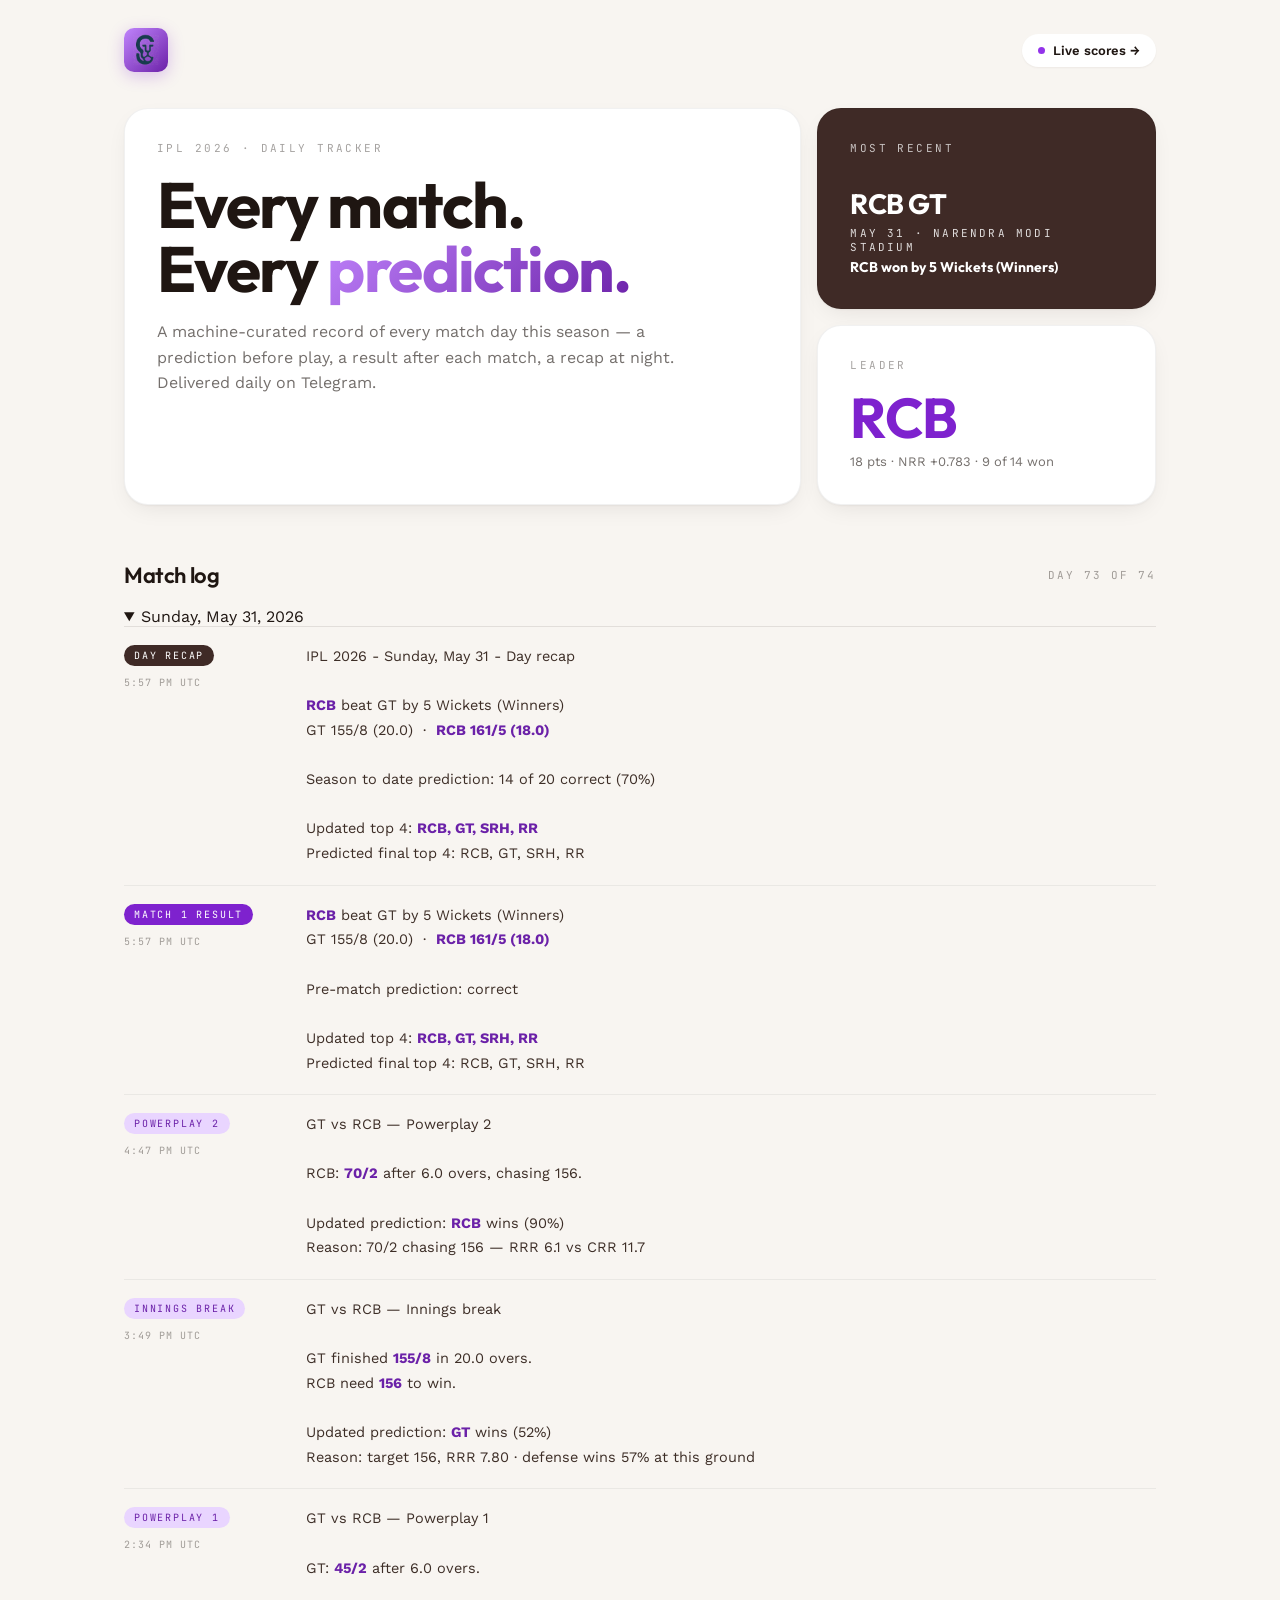
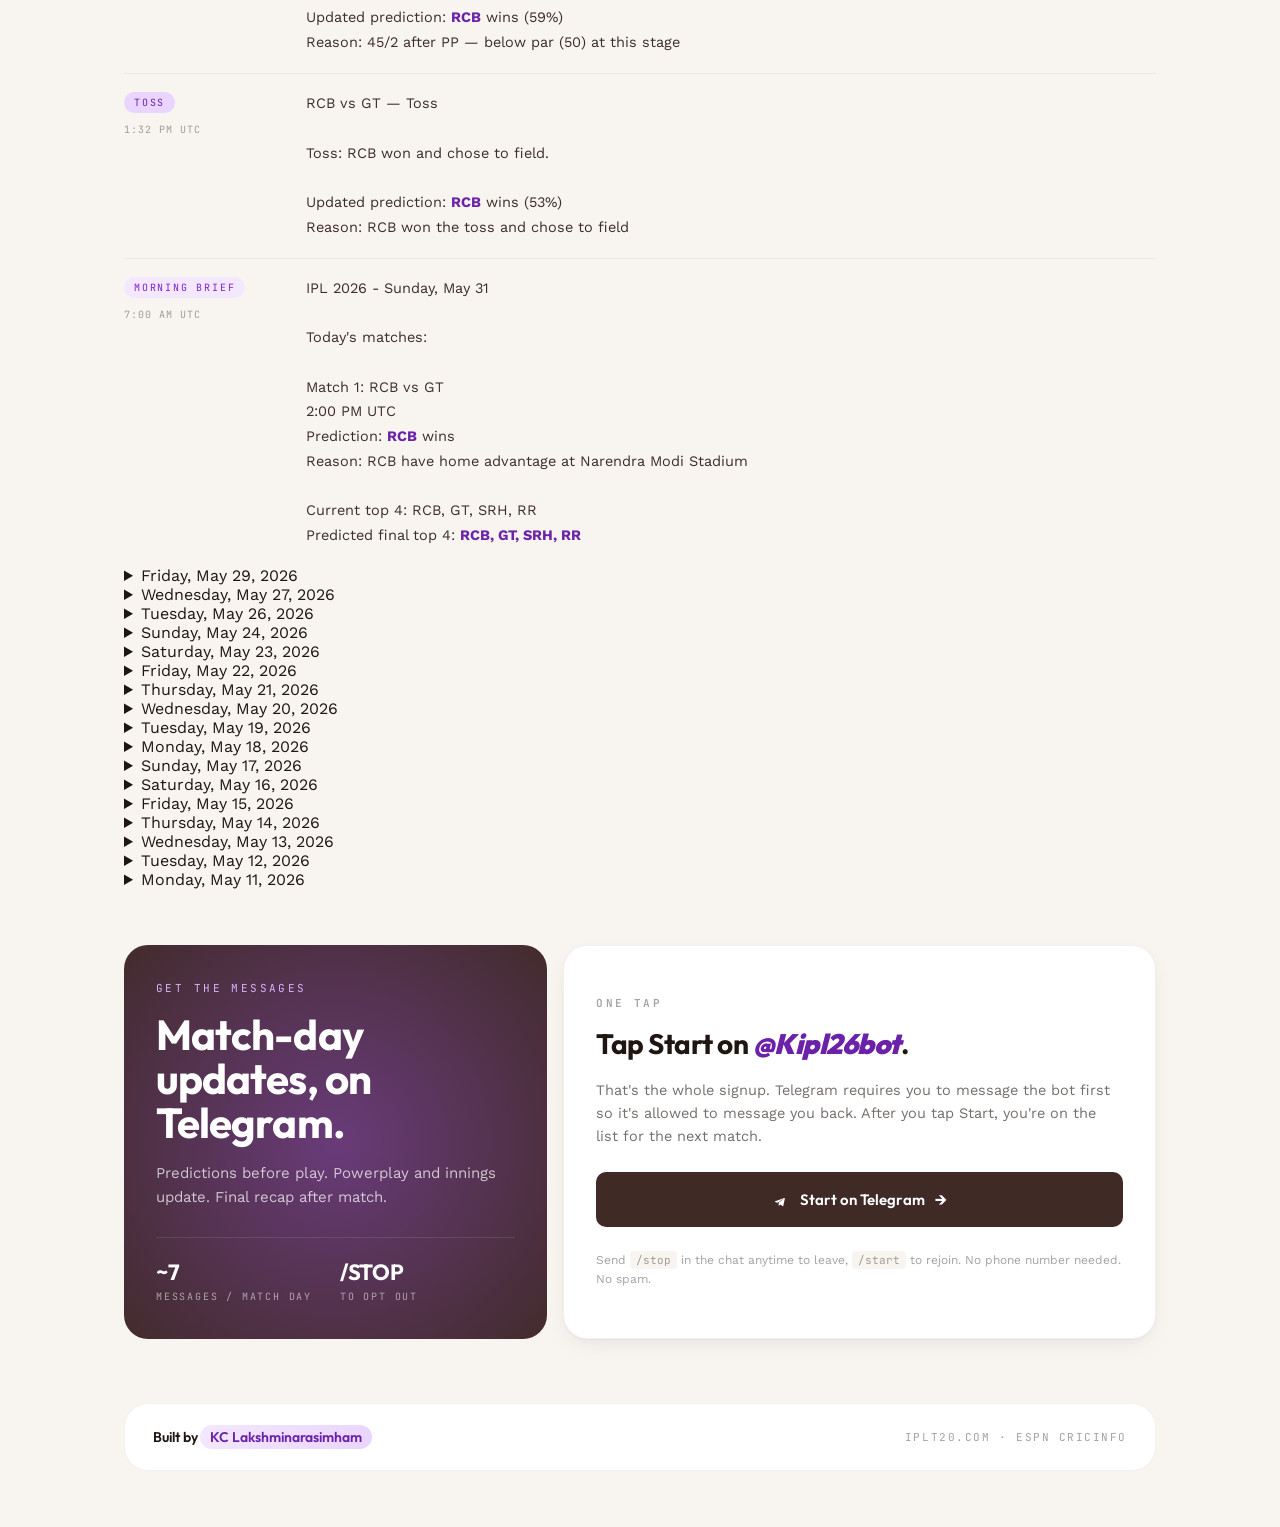
<file: docs/index.html>
<!DOCTYPE html>

<html lang="en">
<head>
<meta charset="utf-8"/>
<title>IPL 2026 — Daily tracker · KC Lakshminarasimham</title>
<meta content="width=device-width, initial-scale=1" name="viewport"/>
<meta content="#F8F5F1" name="theme-color"/>
<meta content="A machine-curated IPL 2026 tracker — predictions in the morning, results after each match, a recap at night. Texted daily." name="description"/>
<meta content="IPL 2026 · Daily tracker" property="og:title"/>
<meta content="Predictions in the morning, results after each match, a recap at night. Texted daily." property="og:description"/>
<link href="https://fonts.googleapis.com" rel="preconnect"/>
<link crossorigin="" href="https://fonts.gstatic.com" rel="preconnect"/>
<link href="https://fonts.googleapis.com/css2?family=Outfit:wght@300;400;500;600;700;800&amp;family=Work+Sans:wght@400;500;600&amp;family=JetBrains+Mono:wght@400;500&amp;display=swap" rel="stylesheet"/>
<style>
    :root {
      --bg:           #F8F5F1;
      --card:         #FFFFFF;
      --card-2:       #FAF8F5;
      --brown:        #3F2A26;
      --brown-2:      #5A3E37;
      --brown-soft:   rgba(63,42,38,0.08);
      --brown-hair:   rgba(63,42,38,0.14);
      --ink:          #1F1612;
      --ink-2:        #3D2E27;
      --ink-soft:     rgba(31,22,18,0.62);
      --ink-faint:    rgba(31,22,18,0.40);
      --hair:         rgba(31,22,18,0.10);
      --hair-soft:    rgba(31,22,18,0.06);
      --p-50:  #FAF5FF;  --p-100: #F3E8FF;  --p-200: #E9D5FF;
      --p-300: #D8B4FE;  --p-400: #C084FC;  --p-500: #A855F7;
      --p-600: #9333EA;  --p-700: #7E22CE;  --p-800: #6B21A8;  --p-900: #581C87;
      --radius-lg: 24px;  --radius-md: 16px;  --radius-sm: 10px;
      --shadow-sm: 0 1px 2px rgba(31,22,18,0.05);
      --shadow-md: 0 1px 2px rgba(31,22,18,0.04), 0 8px 24px -8px rgba(31,22,18,0.10);
    }
    *, *::before, *::after { box-sizing: border-box; margin: 0; padding: 0; }
    html { -webkit-font-smoothing: antialiased; }
    body { background: var(--bg); color: var(--ink); font-family: 'Work Sans', system-ui, sans-serif; font-weight: 400; min-height: 100vh; }
    a { color: inherit; text-decoration: none; }

    .wrap { max-width: 1080px; margin: 0 auto; padding: 0 24px; }

    nav.bar { display: flex; align-items: center; justify-content: space-between; padding: 28px 0; }
    nav .mark {
      display: inline-flex; align-items: center; justify-content: center;
      width: 44px; height: 44px;
      background: linear-gradient(135deg, var(--p-400), var(--p-800));
      border-radius: 10px;
      padding: 6px;
      box-shadow: 0 4px 16px rgba(126,34,206,0.25);
      transition: transform 0.15s, box-shadow 0.15s;
    }
    nav .mark:hover { transform: translateY(-1px); box-shadow: 0 6px 20px rgba(126,34,206,0.35); }
    nav .mark img { width: 100%; height: 100%; object-fit: contain; display: block; }
    nav .live { font-family: 'Work Sans', sans-serif; font-weight: 600; font-size: 13px; color: var(--ink); padding: 9px 16px; background: var(--card); border-radius: 100px; box-shadow: var(--shadow-sm); transition: all 0.15s; display: inline-flex; align-items: center; gap: 8px; }
    nav .live .dot { width: 7px; height: 7px; border-radius: 50%; background: var(--p-600); animation: pulse 1.6s ease-in-out infinite; }
    @keyframes pulse { 0%,100% { box-shadow: 0 0 0 0 rgba(147,51,234,0.6); } 50% { box-shadow: 0 0 0 6px rgba(147,51,234,0); } }
    nav .live:hover { background: var(--brown); color: var(--card); }
    nav .live:hover .dot { background: var(--p-400); }

    .hero-grid { display: grid; grid-template-columns: 2fr 1fr; grid-template-rows: auto auto; gap: 16px; margin-top: 8px; }
    .h-card { background: var(--card); border-radius: var(--radius-lg); padding: 32px; box-shadow: var(--shadow-md); border: 1px solid var(--hair-soft); }
    .h-card.dark { background: var(--brown); color: var(--card); }
    .h-card .kicker { font-family: 'JetBrains Mono', monospace; font-size: 11px; letter-spacing: 0.22em; text-transform: uppercase; color: var(--ink-faint); margin-bottom: 18px; }
    .h-card.dark .kicker { color: rgba(255,255,255,0.72); }
    .h-card h1 { font-family: 'Outfit', sans-serif; font-weight: 700; font-size: clamp(40px, 5.5vw, 64px); line-height: 1.0; letter-spacing: -0.025em; }
    .h-card h1 .grad { background: linear-gradient(135deg, var(--p-400), var(--p-800)); -webkit-background-clip: text; background-clip: text; -webkit-text-fill-color: transparent; }
    .h-card .lead { margin-top: 18px; color: var(--ink-soft); font-size: 16px; line-height: 1.6; max-width: 52ch; }

    .score { display: grid; grid-template-rows: auto 1fr auto; gap: 8px; height: 100%; }
    .score .team-line { font-family: 'Outfit', sans-serif; font-weight: 700; font-size: 28px; letter-spacing: -0.02em; line-height: 1.05; margin-top: 8px; }
    .score .team-line .vs { color: rgba(255,255,255,0.55); margin: 0 6px; font-weight: 400; }
    .score .result { font-family: 'JetBrains Mono', monospace; font-size: 11px; letter-spacing: 0.20em; text-transform: uppercase; color: rgba(255,255,255,0.84); margin-top: auto; }
    .score .result .win { font-family: 'Outfit', sans-serif; font-weight: 700; font-size: 14px; letter-spacing: 0; text-transform: none; display: block; margin-top: 4px; color: var(--card); }

    .stat .v { font-family: 'Outfit', sans-serif; font-weight: 700; font-size: 56px; letter-spacing: -0.03em; line-height: 1; margin: 10px 0 6px; color: var(--p-700); }
    .stat .desc { font-size: 13px; color: var(--ink-soft); line-height: 1.5; }

    .section-head { margin: 56px 0 18px; display: flex; align-items: center; justify-content: space-between; }
    .section-head h2 { font-family: 'Outfit', sans-serif; font-weight: 600; font-size: 22px; letter-spacing: -0.018em; }
    .section-head .count { font-family: 'JetBrains Mono', monospace; font-size: 11px; letter-spacing: 0.18em; text-transform: uppercase; color: var(--ink-faint); }

    main#days { display: block; }

    details.day { background: var(--card); border-radius: var(--radius-lg); border: 1px solid var(--hair-soft); box-shadow: var(--shadow-sm); margin-bottom: 14px; overflow: hidden; transition: box-shadow 0.2s; }
    details.day:hover { box-shadow: var(--shadow-md); }
    details.day > summary { list-style: none; cursor: pointer; padding: 22px 28px; display: grid; grid-template-columns: 1fr auto; gap: 16px; align-items: center; }
    details.day > summary::-webkit-details-marker { display: none; }
    .day-head { font-family: 'Outfit', sans-serif; font-weight: 600; font-size: 19px; letter-spacing: -0.015em; line-height: 1.2; }
    .day-sub { font-family: 'JetBrains Mono', monospace; font-size: 10px; letter-spacing: 0.20em; text-transform: uppercase; color: var(--ink-faint); margin-top: 6px; }
    details.day > summary .toggle { width: 32px; height: 32px; background: var(--bg); border-radius: 50%; display: inline-flex; align-items: center; justify-content: center; color: var(--ink-soft); font-family: 'JetBrains Mono', monospace; font-size: 16px; transition: transform 0.25s, background 0.15s, color 0.15s; }
    details.day[open] > summary .toggle { transform: rotate(45deg); background: var(--p-700); color: var(--card); }

    .day-body { padding: 0 28px 24px; }
    article { padding: 18px 0; border-top: 1px solid var(--hair-soft); display: grid; grid-template-columns: 160px 1fr; gap: 22px; align-items: start; }
    article:first-of-type { border-top: 1px solid var(--hair); }
    article .meta { display: flex; flex-direction: column; gap: 8px; }
    article .meta .tag { display: inline-block; align-self: flex-start; font-family: 'JetBrains Mono', monospace; font-size: 10px; letter-spacing: 0.18em; text-transform: uppercase; padding: 4px 10px; border-radius: 100px; }
    article .meta .tag.morning { color: var(--p-700); background: var(--p-100); }
    article .meta .tag.phase   { color: var(--p-800); background: var(--p-200); }
    article .meta .tag.result  { color: var(--card);  background: var(--p-700); }
    article .meta .tag.recap   { color: var(--card);  background: var(--brown); }
    article .meta .when { font-family: 'JetBrains Mono', monospace; font-size: 10px; letter-spacing: 0.10em; text-transform: uppercase; color: var(--ink-faint); line-height: 1.7; }
    article .meta .when span { display: block; }
    article .body { font-family: 'Work Sans', sans-serif; font-size: 14.5px; line-height: 1.7; color: var(--ink-2); white-space: pre-wrap; }
    article .body strong { font-weight: 700; color: var(--p-800); }

    .signup-grid { margin-top: 56px; display: grid; grid-template-columns: 5fr 7fr; gap: 16px; }
    .signup-pitch { background: var(--brown); color: var(--card); border-radius: var(--radius-lg); padding: 36px 32px; position: relative; overflow: hidden; }
    .signup-pitch::before { content: ''; position: absolute; bottom: -50%; right: -30%; width: 160%; height: 200%; background: radial-gradient(circle, rgba(168,85,247,0.40) 0%, transparent 60%); pointer-events: none; }
    .signup-pitch-inner { position: relative; }
    .signup-pitch .kicker { font-family: 'JetBrains Mono', monospace; font-size: 11px; letter-spacing: 0.22em; text-transform: uppercase; color: var(--p-300); margin-bottom: 18px; }
    .signup-pitch h2 { font-family: 'Outfit', sans-serif; font-weight: 700; font-size: clamp(28px, 4vw, 42px); line-height: 1.05; letter-spacing: -0.022em; }
    .signup-pitch p { margin-top: 16px; color: rgba(255,255,255,0.72); font-size: 15px; line-height: 1.6; }
    .signup-pitch .stats { margin-top: 28px; display: flex; gap: 28px; flex-wrap: wrap; padding-top: 20px; border-top: 1px solid rgba(255,255,255,0.10); }
    .signup-pitch .stats div { font-family: 'JetBrains Mono', monospace; font-size: 10px; letter-spacing: 0.18em; text-transform: uppercase; color: rgba(255,255,255,0.55); }
    .signup-pitch .stats strong { display: block; font-family: 'Outfit', sans-serif; font-weight: 700; font-size: 22px; letter-spacing: -0.012em; color: var(--card); margin-bottom: 4px; }

    .signup-cta-box { background: var(--card); border-radius: var(--radius-lg); padding: 40px 32px; box-shadow: var(--shadow-md); border: 1px solid var(--hair-soft); display: flex; flex-direction: column; justify-content: center; gap: 18px; }
    .signup-cta-box .cta-eyebrow { font-family: 'JetBrains Mono', monospace; font-size: 11px; font-weight: 600; letter-spacing: 0.22em; text-transform: uppercase; color: var(--ink-faint); }
    .signup-cta-box .cta-headline { font-family: 'Outfit', sans-serif; font-weight: 700; font-size: clamp(22px, 2.6vw, 28px); letter-spacing: -0.018em; line-height: 1.15; color: var(--ink); }
    .signup-cta-box .cta-headline em { font-style: italic; font-weight: 900; color: var(--p-800); }
    .signup-cta-box .cta-sub { color: var(--ink-soft); font-size: 14.5px; line-height: 1.6; }
    a.tg-cta { margin-top: 6px; font-family: 'Outfit', sans-serif; font-weight: 600; font-size: 15px; background: var(--brown); color: var(--card); padding: 16px 24px; border-radius: var(--radius-sm); cursor: pointer; display: inline-flex; align-items: center; justify-content: center; gap: 10px; transition: all 0.15s; text-decoration: none; }
    a.tg-cta::before { content: ''; width: 18px; height: 18px; background: currentColor; -webkit-mask: url("data:image/svg+xml;utf8,<svg xmlns='http://www.w3.org/2000/svg' viewBox='0 0 24 24'><path d='M9.04 15.32 8.86 19.6c.31 0 .45-.13.61-.29l1.47-1.4 3.05 2.23c.56.31.95.15 1.11-.51l2.01-9.42c.18-.83-.3-1.15-.86-.94L4.39 13.69c-.81.31-.79.76-.14.96l3.06.96 7.1-4.47c.33-.21.64-.09.39.13'/></svg>") center/contain no-repeat; mask: url("data:image/svg+xml;utf8,<svg xmlns='http://www.w3.org/2000/svg' viewBox='0 0 24 24'><path d='M9.04 15.32 8.86 19.6c.31 0 .45-.13.61-.29l1.47-1.4 3.05 2.23c.56.31.95.15 1.11-.51l2.01-9.42c.18-.83-.3-1.15-.86-.94L4.39 13.69c-.81.31-.79.76-.14.96l3.06.96 7.1-4.47c.33-.21.64-.09.39.13'/></svg>") center/contain no-repeat; }
    a.tg-cta::after { content: '→'; font-size: 18px; transition: transform 0.2s; }
    a.tg-cta:hover { background: var(--p-700); }
    a.tg-cta:hover::after { transform: translateX(4px); }

    .fine { margin-top: 6px; font-size: 12px; color: var(--ink-faint); line-height: 1.55; }
    .fine code { background: var(--bg); padding: 2px 6px; border-radius: 4px; font-family: 'JetBrains Mono', monospace; font-size: 11px; }
    .fine a { color: var(--brown); text-decoration: underline; text-underline-offset: 2px; }
    .fine a:hover { color: var(--p-700); }
    .fine a code { background: var(--p-100); color: var(--brown); }

    footer.foot { margin: 64px 0 56px; padding: 24px 28px; background: var(--card); border-radius: var(--radius-lg); border: 1px solid var(--hair-soft); display: flex; align-items: center; justify-content: space-between; flex-wrap: wrap; gap: 14px; }
    footer .made { font-family: 'Outfit', sans-serif; font-weight: 600; font-size: 14px; letter-spacing: -0.005em; }
    footer .made a { background: linear-gradient(120deg, var(--p-100), var(--p-200)); color: var(--p-800); padding: 3px 10px; border-radius: 100px; font-weight: 600; }
    footer .links { font-family: 'JetBrains Mono', monospace; font-size: 11px; letter-spacing: 0.14em; text-transform: uppercase; color: var(--ink-faint); }

    @media (max-width: 800px) {
      .hero-grid { grid-template-columns: 1fr; }
      .signup-grid { grid-template-columns: 1fr; }
      article { grid-template-columns: 1fr; gap: 10px; }
    }
    @media (max-width: 540px) {
      .wrap { padding: 0 18px; }
      .h-card { padding: 24px; }
      .h-card h1 { font-size: 40px; }
      details.day > summary { padding: 18px 20px; }
      .day-body { padding: 0 20px 20px; }
      .signup-pitch, .signup-cta-box { padding: 28px 24px; }
    }
  </style>
</head>
<body>
<div class="wrap">
<nav class="bar">
<a aria-label="KC Lakshminarasimham" class="mark" href="https://github.com/kcln" rel="noopener" target="_blank">
<img alt="Simham lion mark" height="44" src="assets/lion-transparent.png" width="44"/>
</a>
<a class="live" href="https://www.espncricinfo.com/series/indian-premier-league-2026-1510719" rel="noopener" target="_blank"><span class="dot"></span> Live scores →</a>
</nav>
<section class="hero-grid">
<div class="h-card" style="grid-row: span 2;">
<div class="kicker">IPL 2026 · Daily tracker</div>
<h1>Every match.<br/>Every <span class="grad">prediction.</span></h1>
<p class="lead">A machine-curated record of every match day this season — a prediction before play, a result after each match, a recap at night. Delivered daily on Telegram.</p>
</div>
<div class="h-card dark">
<div class="score">
<div class="kicker">Most recent</div>
<div class="team-line" id="hero-match">RCB  GT</div>
<div class="result">
<span id="hero-meta">May 31 · Narendra Modi Stadium</span>
<span class="win" id="hero-win">RCB won by 5 Wickets (Winners)</span>
</div>
</div>
</div>
<div class="h-card stat">
<div class="kicker">Leader</div>
<div class="v" id="hero-leader">RCB</div>
<div class="desc" id="hero-leader-desc">18 pts · NRR +0.783 · 9 of 14 won</div>
</div>
</section>
<div class="section-head">
<h2>Match log</h2>
<span class="count" id="match-count">Day 73 of 74</span>
</div>
<main id="days"><details data-day="2026-05-31" open=""><summary>Sunday, May 31, 2026</summary><article data-generated="2026-05-31T10:57:34.806233-07:00" data-type="end_of_day" id="msg-2026-05-31-end_of_day"><div class="meta"><span class="tag recap">Day recap</span><span class="when"><span>11:27pm IST</span><span>1:57pm ET</span><span>12:57pm CT</span><span>10:57am PT</span></span></div><div class="body">IPL 2026 - Sunday, May 31 - Day recap

<strong>RCB</strong> beat GT by 5 Wickets (Winners)
GT 155/8 (20.0)  ·  <strong>RCB 161/5 (18.0)</strong>

Season to date prediction: 14 of 20 correct (70%)

Updated top 4: <strong>RCB, GT, SRH, RR</strong>
Predicted final top 4: RCB, GT, SRH, RR</div></article><article data-generated="2026-05-31T10:57:34.637327-07:00" data-type="post_match_1" id="msg-2026-05-31-post_match_1"><div class="meta"><span class="tag result">Match 1 result</span><span class="when"><span>11:27pm IST</span><span>1:57pm ET</span><span>12:57pm CT</span><span>10:57am PT</span></span></div><div class="body"><strong>RCB</strong> beat GT by 5 Wickets (Winners)
GT 155/8 (20.0)  ·  <strong>RCB 161/5 (18.0)</strong>

Pre-match prediction: correct

Updated top 4: <strong>RCB, GT, SRH, RR</strong>
Predicted final top 4: RCB, GT, SRH, RR</div></article><article data-generated="2026-05-31T09:47:30.660417-07:00" data-type="powerplay_2_1" id="msg-2026-05-31-powerplay_2_1"><div class="meta"><span class="tag phase">Powerplay 2</span><span class="when"><span>10:17pm IST</span><span>12:47pm ET</span><span>11:47am CT</span><span>9:47am PT</span></span></div><div class="body">GT vs RCB — Powerplay 2

RCB: <strong>70/2</strong> after 6.0 overs, chasing 156.

Updated prediction: <strong>RCB</strong> wins (90%)
Reason: 70/2 chasing 156 — RRR 6.1 vs CRR 11.7</div></article><article data-generated="2026-05-31T08:49:00.088813-07:00" data-type="innings_break_1" id="msg-2026-05-31-innings_break_1"><div class="meta"><span class="tag phase">Innings break</span><span class="when"><span>9:19pm IST</span><span>11:49am ET</span><span>10:49am CT</span><span>8:49am PT</span></span></div><div class="body">GT vs RCB — Innings break

GT finished <strong>155/8</strong> in 20.0 overs.
RCB need <strong>156</strong> to win.

Updated prediction: <strong>GT</strong> wins (52%)
Reason: target 156, RRR 7.80 · defense wins 57% at this ground</div></article><article data-generated="2026-05-31T07:34:05.260469-07:00" data-type="powerplay_1_1" id="msg-2026-05-31-powerplay_1_1"><div class="meta"><span class="tag phase">Powerplay 1</span><span class="when"><span>8:04pm IST</span><span>10:34am ET</span><span>9:34am CT</span><span>7:34am PT</span></span></div><div class="body">GT vs RCB — Powerplay 1

GT: <strong>45/2</strong> after 6.0 overs.

Updated prediction: <strong>RCB</strong> wins (59%)
Reason: 45/2 after PP — below par (50) at this stage</div></article><article data-generated="2026-05-31T06:32:47.309479-07:00" data-type="toss_1" id="msg-2026-05-31-toss_1"><div class="meta"><span class="tag phase">Toss</span><span class="when"><span>7:02pm IST</span><span>9:32am ET</span><span>8:32am CT</span><span>6:32am PT</span></span></div><div class="body">RCB vs GT — Toss

Toss: RCB won and chose to field.

Updated prediction: <strong>RCB</strong> wins (53%)
Reason: RCB won the toss and chose to field</div></article><article data-generated="2026-05-31T00:00:53.028416-07:00" data-type="morning" id="msg-2026-05-31-morning"><div class="meta"><span class="tag morning">Morning brief</span><span class="when"><span>12:30pm IST</span><span>3:00am ET</span><span>2:00am CT</span><span>12:00am PT</span></span></div><div class="body">IPL 2026 - Sunday, May 31

Today's matches:

Match 1: RCB vs GT
7:30 PM IST / 10:00 AM ET / 9:00 AM CT / 7:00 AM PT
Prediction: <strong>RCB</strong> wins
Reason: RCB have home advantage at Narendra Modi Stadium

Current top 4: RCB, GT, SRH, RR
Predicted final top 4: <strong>RCB, GT, SRH, RR</strong></div></article></details><details data-day="2026-05-29"><summary>Friday, May 29, 2026</summary><article data-generated="2026-05-29T10:56:14.240135-07:00" data-type="end_of_day" id="msg-2026-05-29-end_of_day"><div class="meta"><span class="tag recap">Day recap</span><span class="when"><span>11:26pm IST</span><span>1:56pm ET</span><span>12:56pm CT</span><span>10:56am PT</span></span></div><div class="body">IPL 2026 - Friday, May 29 - Day recap

<strong>GT</strong> beat RR by 7 Wickets (Qualified)
RR 214/6 (20.0)  ·  <strong>GT 219/3 (18.4)</strong>

Season to date prediction: 13 of 19 correct (68%)

Updated top 4: <strong>RCB, GT, SRH, RR</strong>
Predicted final top 4: RCB, GT, SRH, RR</div></article><article data-generated="2026-05-29T10:56:13.777874-07:00" data-type="post_match_1" id="msg-2026-05-29-post_match_1"><div class="meta"><span class="tag result">Match 1 result</span><span class="when"><span>11:26pm IST</span><span>1:56pm ET</span><span>12:56pm CT</span><span>10:56am PT</span></span></div><div class="body"><strong>GT</strong> beat RR by 7 Wickets (Qualified)
RR 214/6 (20.0)  ·  <strong>GT 219/3 (18.4)</strong>

Pre-match prediction: correct

Updated top 4: <strong>RCB, GT, SRH, RR</strong>
Predicted final top 4: RCB, GT, SRH, RR</div></article><article data-generated="2026-05-29T09:44:29.740671-07:00" data-type="powerplay_2_1" id="msg-2026-05-29-powerplay_2_1"><div class="meta"><span class="tag phase">Powerplay 2</span><span class="when"><span>10:14pm IST</span><span>12:44pm ET</span><span>11:44am CT</span><span>9:44am PT</span></span></div><div class="body">RR vs GT — Powerplay 2

GT: <strong>69/0</strong> after 6.0 overs, chasing 215.

Updated prediction: <strong>GT</strong> wins (63%)
Reason: 69/0 chasing 215 — RRR 10.4 vs CRR 11.5</div></article><article data-generated="2026-05-29T08:59:01.433104-07:00" data-type="innings_break_1" id="msg-2026-05-29-innings_break_1"><div class="meta"><span class="tag phase">Innings break</span><span class="when"><span>9:29pm IST</span><span>11:59am ET</span><span>10:59am CT</span><span>8:59am PT</span></span></div><div class="body">RR vs GT — Innings break

RR finished <strong>214/6</strong> in 20.0 overs.
GT need <strong>215</strong> to win.

Updated prediction: <strong>RR</strong> wins (58%)
Reason: target 215, RRR 10.75 · defense wins 40% at this ground · 200+ totals are rarely chased</div></article><article data-generated="2026-05-29T07:36:52.512540-07:00" data-type="powerplay_1_1" id="msg-2026-05-29-powerplay_1_1"><div class="meta"><span class="tag phase">Powerplay 1</span><span class="when"><span>8:06pm IST</span><span>10:36am ET</span><span>9:36am CT</span><span>7:36am PT</span></span></div><div class="body">RR vs GT — Powerplay 1

RR: <strong>70/2</strong> after 6.0 overs.

Updated prediction: <strong>RR</strong> wins (66%)
Reason: 70/2 after PP — above par (50) at this stage</div></article><article data-generated="2026-05-29T06:33:01.974241-07:00" data-type="toss_1" id="msg-2026-05-29-toss_1"><div class="meta"><span class="tag phase">Toss</span><span class="when"><span>7:03pm IST</span><span>9:33am ET</span><span>8:33am CT</span><span>6:33am PT</span></span></div><div class="body">GT vs RR — Toss

Toss: RR won and chose to bat.

Updated prediction: <strong>GT</strong> wins (94%)
Reason: RR won the toss but chose to bat — against the venue trend</div></article><article data-generated="2026-05-29T00:00:49.865026-07:00" data-type="morning" id="msg-2026-05-29-morning"><div class="meta"><span class="tag morning">Morning brief</span><span class="when"><span>12:30pm IST</span><span>3:00am ET</span><span>2:00am CT</span><span>12:00am PT</span></span></div><div class="body">IPL 2026 - Friday, May 29

Today's matches:

Match 1: GT vs RR
7:30 PM IST / 10:00 AM ET / 9:00 AM CT / 7:00 AM PT
Prediction: <strong>GT</strong> wins
Reason: GT have better recent form

Current top 4: RCB, GT, SRH, RR
Predicted final top 4: <strong>GT, RCB, SRH, RR</strong></div></article></details><details data-day="2026-05-27"><summary>Wednesday, May 27, 2026</summary><article data-generated="2026-05-27T10:59:34.046644-07:00" data-type="end_of_day" id="msg-2026-05-27-end_of_day"><div class="meta"><span class="tag recap">Day recap</span><span class="when"><span>11:29pm IST</span><span>1:59pm ET</span><span>12:59pm CT</span><span>10:59am PT</span></span></div><div class="body">IPL 2026 - Wednesday, May 27 - Day recap

<strong>RR</strong> beat SRH by 47 Runs (Qualified)
<strong>RR 243/8 (20.0)</strong>  ·  SRH 195/9 (19.0)

Season to date prediction: 12 of 18 correct (67%)

Updated top 4: <strong>RCB, GT, SRH, RR</strong>
Predicted final top 4: RCB, GT, SRH, RR</div></article><article data-generated="2026-05-27T10:59:33.930310-07:00" data-type="post_match_1" id="msg-2026-05-27-post_match_1"><div class="meta"><span class="tag result">Match 1 result</span><span class="when"><span>11:29pm IST</span><span>1:59pm ET</span><span>12:59pm CT</span><span>10:59am PT</span></span></div><div class="body"><strong>RR</strong> beat SRH by 47 Runs (Qualified)
<strong>RR 243/8 (20.0)</strong>  ·  SRH 195/9 (19.0)

Pre-match prediction: incorrect

Updated top 4: <strong>RCB, GT, SRH, RR</strong>
Predicted final top 4: RCB, GT, SRH, RR</div></article><article data-generated="2026-05-27T10:01:44.402081-07:00" data-type="powerplay_2_1" id="msg-2026-05-27-powerplay_2_1"><div class="meta"><span class="tag phase">Powerplay 2</span><span class="when"><span>10:31pm IST</span><span>1:01pm ET</span><span>12:01pm CT</span><span>10:01am PT</span></span></div><div class="body">RR vs SRH — Powerplay 2

SRH: <strong>124/5</strong> after 9.2 overs, chasing 244.

Updated prediction: <strong>SRH</strong> wins (90%)
Reason: 124/5 chasing 244 — RRR 8.6 vs CRR 20.7</div></article><article data-generated="2026-05-27T08:54:25.742050-07:00" data-type="innings_break_1" id="msg-2026-05-27-innings_break_1"><div class="meta"><span class="tag phase">Innings break</span><span class="when"><span>9:24pm IST</span><span>11:54am ET</span><span>10:54am CT</span><span>8:54am PT</span></span></div><div class="body">RR vs SRH — Innings break

RR finished <strong>243/8</strong> in 20.0 overs.
SRH need <strong>244</strong> to win.

Updated prediction: <strong>SRH</strong> wins (57%)
Reason: target 244, RRR 12.20 · chases win 75% at this ground</div></article><article data-generated="2026-05-27T07:31:16.813195-07:00" data-type="powerplay_1_1" id="msg-2026-05-27-powerplay_1_1"><div class="meta"><span class="tag phase">Powerplay 1</span><span class="when"><span>8:01pm IST</span><span>10:31am ET</span><span>9:31am CT</span><span>7:31am PT</span></span></div><div class="body">RR vs SRH — Powerplay 1

RR: <strong>80/0</strong> after 6.0 overs.

Updated prediction: <strong>RR</strong> wins (80%)
Reason: 80/0 after PP — above par (50) at this stage</div></article><article data-generated="2026-05-27T06:33:32.910443-07:00" data-type="toss_1" id="msg-2026-05-27-toss_1"><div class="meta"><span class="tag phase">Toss</span><span class="when"><span>7:03pm IST</span><span>9:33am ET</span><span>8:33am CT</span><span>6:33am PT</span></span></div><div class="body">SRH vs RR — Toss

Toss: SRH won and chose to field.

Updated prediction: <strong>SRH</strong> wins (95%)
Reason: SRH won the toss and chose to field · chases win 75% here historically</div></article><article data-generated="2026-05-27T00:20:31.655555-07:00" data-type="morning" id="msg-2026-05-27-morning"><div class="meta"><span class="tag morning">Morning brief</span><span class="when"><span>12:50pm IST</span><span>3:20am ET</span><span>2:20am CT</span><span>12:20am PT</span></span></div><div class="body">IPL 2026 - Wednesday, May 27

Today's matches:

Match 1: SRH vs RR
7:30 PM IST / 10:00 AM ET / 9:00 AM CT / 7:00 AM PT
Prediction: <strong>SRH</strong> wins
Reason: SRH have home advantage at New International Cricket Stadium

Current top 4: RCB, GT, SRH, RR
Predicted final top 4: <strong>SRH, RCB, GT, RR</strong></div></article></details><details data-day="2026-05-26"><summary>Tuesday, May 26, 2026</summary><article data-generated="2026-05-26T11:16:24.371307-07:00" data-type="end_of_day" id="msg-2026-05-26-end_of_day"><div class="meta"><span class="tag recap">Day recap</span><span class="when"><span>11:46pm IST</span><span>2:16pm ET</span><span>1:16pm CT</span><span>11:16am PT</span></span></div><div class="body">IPL 2026 - Tuesday, May 26 - Day recap

<strong>RCB</strong> beat GT by 92 Runs (Qualified)
<strong>RCB 254/5 (20.0)</strong>  ·  GT 162/10 (19.3)

Season to date prediction: 12 of 17 correct (71%)

Updated top 4: <strong>RCB, GT, SRH, RR</strong>
Predicted final top 4: SRH, RCB, GT, RR</div></article><article data-generated="2026-05-26T11:16:23.982622-07:00" data-type="post_match_1" id="msg-2026-05-26-post_match_1"><div class="meta"><span class="tag result">Match 1 result</span><span class="when"><span>11:46pm IST</span><span>2:16pm ET</span><span>1:16pm CT</span><span>11:16am PT</span></span></div><div class="body"><strong>RCB</strong> beat GT by 92 Runs (Qualified)
<strong>RCB 254/5 (20.0)</strong>  ·  GT 162/10 (19.3)

Pre-match prediction: correct

Updated top 4: <strong>RCB, GT, SRH, RR</strong>
Predicted final top 4: SRH, RCB, GT, RR</div></article><article data-generated="2026-05-26T10:00:22.722129-07:00" data-type="powerplay_2_1" id="msg-2026-05-26-powerplay_2_1"><div class="meta"><span class="tag phase">Powerplay 2</span><span class="when"><span>10:30pm IST</span><span>1:00pm ET</span><span>12:00pm CT</span><span>10:00am PT</span></span></div><div class="body">RCB vs GT — Powerplay 2

GT: <strong>51/5</strong> after 6.0 overs, chasing 255.

Updated prediction: <strong>RCB</strong> wins (90%)
Reason: 51/5 chasing 255 — RRR 14.6 vs CRR 8.5</div></article><article data-generated="2026-05-26T09:27:18.689596-07:00" data-type="status_resumed_1_2" id="msg-2026-05-26-status_resumed_1_2"><div class="meta"><span class="tag morning">Status Resumed 1 2</span><span class="when"><span>9:57pm IST</span><span>12:27pm ET</span><span>11:27am CT</span><span>9:27am PT</span></span></div><div class="body">RCB vs GT — Play has resumed

Resumed after a 5-minute delay.</div></article><article data-generated="2026-05-26T09:22:03.187049-07:00" data-type="status_update_1_2" id="msg-2026-05-26-status_update_1_2"><div class="meta"><span class="tag morning">Status Update 1 2</span><span class="when"><span>9:52pm IST</span><span>12:22pm ET</span><span>11:22am CT</span><span>9:22am PT</span></span></div><div class="body">RCB vs GT — Status update

Play stopped — overs counter has not advanced</div></article><article data-generated="2026-05-26T08:51:02.873336-07:00" data-type="innings_break_1" id="msg-2026-05-26-innings_break_1"><div class="meta"><span class="tag phase">Innings break</span><span class="when"><span>9:21pm IST</span><span>11:51am ET</span><span>10:51am CT</span><span>8:51am PT</span></span></div><div class="body">RCB vs GT — Innings break

RCB finished <strong>254/5</strong> in 20.0 overs.
GT need <strong>255</strong> to win.

Updated prediction: <strong>RCB</strong> wins (51%)
Reason: target 255, RRR 12.75 · defense wins 33% at this ground · 200+ totals are rarely chased</div></article><article data-generated="2026-05-26T07:32:48.564150-07:00" data-type="powerplay_1_1" id="msg-2026-05-26-powerplay_1_1"><div class="meta"><span class="tag phase">Powerplay 1</span><span class="when"><span>8:02pm IST</span><span>10:32am ET</span><span>9:32am CT</span><span>7:32am PT</span></span></div><div class="body">RCB vs GT — Powerplay 1

RCB: <strong>76/1</strong> after 6.0 overs.

Updated prediction: <strong>RCB</strong> wins (76%)
Reason: 76/1 after PP — above par (50) at this stage</div></article><article data-generated="2026-05-26T07:05:28.308009-07:00" data-type="status_resumed_1_1" id="msg-2026-05-26-status_resumed_1_1"><div class="meta"><span class="tag morning">Status Resumed 1 1</span><span class="when"><span>7:35pm IST</span><span>10:05am ET</span><span>9:05am CT</span><span>7:05am PT</span></span></div><div class="body">RCB vs GT — Play has started — first ball bowled

Resumed after a 2-minute delay.</div></article><article data-generated="2026-05-26T07:03:34.269688-07:00" data-type="status_update_1_1" id="msg-2026-05-26-status_update_1_1"><div class="meta"><span class="tag morning">Status Update 1 1</span><span class="when"><span>7:33pm IST</span><span>10:03am ET</span><span>9:03am CT</span><span>7:03am PT</span></span></div><div class="body">RCB vs GT — Status update

Play delayed — first ball not yet bowled</div></article><article data-generated="2026-05-26T06:32:57.473150-07:00" data-type="toss_1" id="msg-2026-05-26-toss_1"><div class="meta"><span class="tag phase">Toss</span><span class="when"><span>7:02pm IST</span><span>9:32am ET</span><span>8:32am CT</span><span>6:32am PT</span></span></div><div class="body">RCB vs GT — Toss

Toss: GT won and chose to field.

Updated prediction: <strong>GT</strong> wins (55%)
Reason: GT won the toss and chose to field · chases win 66% here historically</div></article><article data-generated="2026-05-26T00:00:16.819552-07:00" data-type="morning" id="msg-2026-05-26-morning"><div class="meta"><span class="tag morning">Morning brief</span><span class="when"><span>12:30pm IST</span><span>3:00am ET</span><span>2:00am CT</span><span>12:00am PT</span></span></div><div class="body">IPL 2026 - Tuesday, May 26

Today's matches:

Match 1: RCB vs GT
7:30 PM IST / 10:00 AM ET / 9:00 AM CT / 7:00 AM PT
Prediction: <strong>RCB</strong> wins
Reason: RCB have home advantage at Himachal Pradesh Cricket Association Stadium

Current top 4: RCB, GT, SRH, RR
Predicted final top 4: <strong>RCB, GT, SRH, RR</strong></div></article></details><details data-day="2026-05-24"><summary>Sunday, May 24, 2026</summary><article data-generated="2026-05-24T10:57:26.055345-07:00" data-type="end_of_day" id="msg-2026-05-24-end_of_day"><div class="meta"><span class="tag recap">Day recap</span><span class="when"><span>11:27pm IST</span><span>1:57pm ET</span><span>12:57pm CT</span><span>10:57am PT</span></span></div><div class="body">IPL 2026 - Sunday, May 24 - Day recap

<strong>RR</strong> beat MI by 30 Runs
<strong>RR 205/8 (20.0)</strong>  ·  MI 175/9 (20.0)
<strong>DC</strong> beat KKR by 40 Runs
<strong>DC 203/5 (20.0)</strong>  ·  KKR 163/10 (18.4)

Season to date prediction: 11 of 16 correct (69%)

Updated top 4: <strong>RCB, GT, SRH, RR</strong>
Predicted final top 4: RCB, GT, SRH, RR</div></article><article data-generated="2026-05-24T10:57:25.487956-07:00" data-type="post_match_2" id="msg-2026-05-24-post_match_2"><div class="meta"><span class="tag result">Match 2 result</span><span class="when"><span>11:27pm IST</span><span>1:57pm ET</span><span>12:57pm CT</span><span>10:57am PT</span></span></div><div class="body"><strong>DC</strong> beat KKR by 40 Runs
<strong>DC 203/5 (20.0)</strong>  ·  KKR 163/10 (18.4)

Pre-match prediction: incorrect

Updated top 4: <strong>RCB, GT, SRH, RR</strong>
Predicted final top 4: RCB, GT, SRH, RR</div></article><article data-generated="2026-05-24T09:44:19.885246-07:00" data-type="powerplay_2_2" id="msg-2026-05-24-powerplay_2_2"><div class="meta"><span class="tag phase">Powerplay 2</span><span class="when"><span>10:14pm IST</span><span>12:44pm ET</span><span>11:44am CT</span><span>9:44am PT</span></span></div><div class="body">DC vs KKR — Powerplay 2

KKR: <strong>55/1</strong> after 6.0 overs, chasing 204.

Updated prediction: <strong>DC</strong> wins (68%)
Reason: 55/1 chasing 204 — RRR 10.6 vs CRR 9.2</div></article><article data-generated="2026-05-24T08:58:04.410404-07:00" data-type="innings_break_2" id="msg-2026-05-24-innings_break_2"><div class="meta"><span class="tag phase">Innings break</span><span class="when"><span>9:28pm IST</span><span>11:58am ET</span><span>10:58am CT</span><span>8:58am PT</span></span></div><div class="body">DC vs KKR — Innings break

DC finished <strong>203/5</strong> in 20.0 overs.
KKR need <strong>204</strong> to win.

Updated prediction: <strong>DC</strong> wins (58%)
Reason: target 204, RRR 10.20 · defense wins 40% at this ground · 200+ totals are rarely chased</div></article><article data-generated="2026-05-24T07:32:23.728609-07:00" data-type="powerplay_1_2" id="msg-2026-05-24-powerplay_1_2"><div class="meta"><span class="tag phase">Powerplay 1</span><span class="when"><span>8:02pm IST</span><span>10:32am ET</span><span>9:32am CT</span><span>7:32am PT</span></span></div><div class="body">DC vs KKR — Powerplay 1

DC: <strong>53/1</strong> after 6.0 overs.

Updated prediction: <strong>DC</strong> wins (53%)
Reason: 53/1 after PP — above par (50) at this stage</div></article><article data-generated="2026-05-24T07:19:12.693211-07:00" data-type="post_match_1" id="msg-2026-05-24-post_match_1"><div class="meta"><span class="tag result">Match 1 result</span><span class="when"><span>7:49pm IST</span><span>10:19am ET</span><span>9:19am CT</span><span>7:19am PT</span></span></div><div class="body"><strong>RR</strong> beat MI by 30 Runs
<strong>RR 205/8 (20.0)</strong>  ·  MI 175/9 (20.0)

Pre-match prediction: correct

Updated top 4: <strong>RCB, GT, SRH, PBKS</strong>
Predicted final top 4: RCB, GT, SRH, PBKS</div></article><article data-generated="2026-05-24T06:32:02.445067-07:00" data-type="toss_2" id="msg-2026-05-24-toss_2"><div class="meta"><span class="tag phase">Toss</span><span class="when"><span>7:02pm IST</span><span>9:32am ET</span><span>8:32am CT</span><span>6:32am PT</span></span></div><div class="body">KKR vs DC — Toss

Toss: KKR won and chose to field.

Updated prediction: <strong>KKR</strong> wins (95%)
Reason: KKR won the toss and chose to field · chases win 60% here historically</div></article><article data-generated="2026-05-24T05:59:25.180035-07:00" data-type="powerplay_2_1" id="msg-2026-05-24-powerplay_2_1"><div class="meta"><span class="tag phase">Powerplay 2</span><span class="when"><span>6:29pm IST</span><span>8:59am ET</span><span>7:59am CT</span><span>5:59am PT</span></span></div><div class="body">RR vs MI — Powerplay 2

MI: <strong>49/4</strong> after 6.0 overs, chasing 206.

Updated prediction: <strong>RR</strong> wins (90%)
Reason: 49/4 chasing 206 — RRR 11.2 vs CRR 8.2</div></article><article data-generated="2026-05-24T05:04:28.928617-07:00" data-type="innings_break_1" id="msg-2026-05-24-innings_break_1"><div class="meta"><span class="tag phase">Innings break</span><span class="when"><span>5:34pm IST</span><span>8:04am ET</span><span>7:04am CT</span><span>5:04am PT</span></span></div><div class="body">RR vs MI — Innings break

RR finished <strong>205/8</strong> in 20.0 overs.
MI need <strong>206</strong> to win.

Updated prediction: <strong>RR</strong> wins (51%)
Reason: target 206, RRR 10.30 · defense wins 33% at this ground · 200+ totals are rarely chased</div></article><article data-generated="2026-05-24T03:38:16.688180-07:00" data-type="powerplay_1_1" id="msg-2026-05-24-powerplay_1_1"><div class="meta"><span class="tag phase">Powerplay 1</span><span class="when"><span>4:08pm IST</span><span>6:38am ET</span><span>5:38am CT</span><span>3:38am PT</span></span></div><div class="body">RR vs MI — Powerplay 1

RR: <strong>54/3</strong> after 6.0 overs.

Updated prediction: <strong>MI</strong> wins (54%)
Reason: 54/3 after PP — above par (50) at this stage</div></article><article data-generated="2026-05-24T02:32:21.295736-07:00" data-type="toss_1" id="msg-2026-05-24-toss_1"><div class="meta"><span class="tag phase">Toss</span><span class="when"><span>3:02pm IST</span><span>5:32am ET</span><span>4:32am CT</span><span>2:32am PT</span></span></div><div class="body">MI vs RR — Toss

Toss: MI won and chose to field.

Updated prediction: <strong>MI</strong> wins (54%)
Reason: MI won the toss and chose to field · chases win 66% here historically</div></article><article data-generated="2026-05-24T00:05:57.760681-07:00" data-type="morning" id="msg-2026-05-24-morning"><div class="meta"><span class="tag morning">Morning brief</span><span class="when"><span>12:35pm IST</span><span>3:05am ET</span><span>2:05am CT</span><span>12:05am PT</span></span></div><div class="body">IPL 2026 - Sunday, May 24

Today's matches:

Match 1: MI vs RR
3:30 PM IST / 6:00 AM ET / 5:00 AM CT / 3:00 AM PT
Prediction: <strong>RR</strong> wins
Reason: RR have a stronger head-to-head record this season

Match 2: KKR vs DC
7:30 PM IST / 10:00 AM ET / 9:00 AM CT / 7:00 AM PT
Prediction: <strong>KKR</strong> wins
Reason: KKR have home advantage at Eden Gardens

Current top 4: RCB, GT, SRH, PBKS
Predicted final top 4: <strong>RCB, GT, SRH, RR</strong></div></article></details><details data-day="2026-05-23"><summary>Saturday, May 23, 2026</summary><article data-generated="2026-05-23T10:38:26.401514-07:00" data-type="end_of_day" id="msg-2026-05-23-end_of_day"><div class="meta"><span class="tag recap">Day recap</span><span class="when"><span>11:08pm IST</span><span>1:38pm ET</span><span>12:38pm CT</span><span>10:38am PT</span></span></div><div class="body">IPL 2026 - Saturday, May 23 - Day recap

<strong>PBKS</strong> beat LSG by 7 Wickets
LSG 196/6 (20.0)  ·  <strong>PBKS 200/3 (18.0)</strong>

Season to date prediction: 10 of 14 correct (71%)

Updated top 4: <strong>RCB, GT, SRH, RR</strong>
Predicted final top 4: RCB, GT, SRH, RR</div></article><article data-generated="2026-05-23T10:38:25.660874-07:00" data-type="post_match_1" id="msg-2026-05-23-post_match_1"><div class="meta"><span class="tag result">Match 1 result</span><span class="when"><span>11:08pm IST</span><span>1:38pm ET</span><span>12:38pm CT</span><span>10:38am PT</span></span></div><div class="body"><strong>PBKS</strong> beat LSG by 7 Wickets
LSG 196/6 (20.0)  ·  <strong>PBKS 200/3 (18.0)</strong>

Pre-match prediction: incorrect

Updated top 4: <strong>RCB, GT, SRH, RR</strong>
Predicted final top 4: RCB, GT, SRH, RR</div></article><article data-generated="2026-05-23T09:35:13.007668-07:00" data-type="powerplay_2_1" id="msg-2026-05-23-powerplay_2_1"><div class="meta"><span class="tag phase">Powerplay 2</span><span class="when"><span>10:05pm IST</span><span>12:35pm ET</span><span>11:35am CT</span><span>9:35am PT</span></span></div><div class="body">LSG vs PBKS — Powerplay 2

PBKS: <strong>65/2</strong> after 6.0 overs, chasing 197.

Updated prediction: <strong>PBKS</strong> wins (62%)
Reason: 65/2 chasing 197 — RRR 9.4 vs CRR 10.8</div></article><article data-generated="2026-05-23T08:49:54.577453-07:00" data-type="innings_break_1" id="msg-2026-05-23-innings_break_1"><div class="meta"><span class="tag phase">Innings break</span><span class="when"><span>9:19pm IST</span><span>11:49am ET</span><span>10:49am CT</span><span>8:49am PT</span></span></div><div class="body">LSG vs PBKS — Innings break

LSG finished <strong>196/6</strong> in 20.0 overs.
PBKS need <strong>197</strong> to win.

Updated prediction: <strong>LSG</strong> wins (60%)
Reason: target 197, RRR 9.85 · defense wins 50% at this ground</div></article><article data-generated="2026-05-23T07:32:46.791242-07:00" data-type="powerplay_1_1" id="msg-2026-05-23-powerplay_1_1"><div class="meta"><span class="tag phase">Powerplay 1</span><span class="when"><span>8:02pm IST</span><span>10:32am ET</span><span>9:32am CT</span><span>7:32am PT</span></span></div><div class="body">LSG vs PBKS — Powerplay 1

LSG: <strong>66/2</strong> after 6.0 overs.

Updated prediction: <strong>LSG</strong> wins (62%)
Reason: 66/2 after PP — above par (50) at this stage</div></article><article data-generated="2026-05-23T06:32:29.075718-07:00" data-type="toss_1" id="msg-2026-05-23-toss_1"><div class="meta"><span class="tag phase">Toss</span><span class="when"><span>7:02pm IST</span><span>9:32am ET</span><span>8:32am CT</span><span>6:32am PT</span></span></div><div class="body">LSG vs PBKS — Toss

Toss: PBKS won and chose to field.

Updated prediction: <strong>LSG</strong> wins (61%)
Reason: LSG's pre-match form outweighs the toss going to PBKS</div></article><article data-generated="2026-05-23T00:00:05.765144-07:00" data-type="morning" id="msg-2026-05-23-morning"><div class="meta"><span class="tag morning">Morning brief</span><span class="when"><span>12:30pm IST</span><span>3:00am ET</span><span>2:00am CT</span><span>12:00am PT</span></span></div><div class="body">IPL 2026 - Saturday, May 23

Today's matches:

Match 1: LSG vs PBKS
7:30 PM IST / 10:00 AM ET / 9:00 AM CT / 7:00 AM PT
Prediction: <strong>LSG</strong> wins
Reason: LSG have better recent form

Current top 4: RCB, GT, SRH, RR
Predicted final top 4: <strong>GT, RCB, SRH, RR</strong></div></article></details><details data-day="2026-05-22"><summary>Friday, May 22, 2026</summary><article data-generated="2026-05-22T11:00:20.530777-07:00" data-type="end_of_day" id="msg-2026-05-22-end_of_day"><div class="meta"><span class="tag recap">Day recap</span><span class="when"><span>11:30pm IST</span><span>2:00pm ET</span><span>1:00pm CT</span><span>11:00am PT</span></span></div><div class="body">IPL 2026 - Friday, May 22 - Day recap

<strong>SRH</strong> beat RCB by 55 Runs
<strong>SRH 255/4 (20.0)</strong>  ·  RCB 200/4 (20.0)

Season to date prediction: 10 of 13 correct (77%)

Updated top 4: <strong>RCB, GT, SRH, RR</strong>
Predicted final top 4: RCB, GT, SRH, RR</div></article><article data-generated="2026-05-22T11:00:19.676976-07:00" data-type="post_match_1" id="msg-2026-05-22-post_match_1"><div class="meta"><span class="tag result">Match 1 result</span><span class="when"><span>11:30pm IST</span><span>2:00pm ET</span><span>1:00pm CT</span><span>11:00am PT</span></span></div><div class="body"><strong>SRH</strong> beat RCB by 55 Runs
<strong>SRH 255/4 (20.0)</strong>  ·  RCB 200/4 (20.0)

Pre-match prediction: correct

Updated top 4: <strong>RCB, GT, SRH, RR</strong>
Predicted final top 4: RCB, GT, SRH, RR</div></article><article data-generated="2026-05-22T09:43:30.082271-07:00" data-type="powerplay_2_1" id="msg-2026-05-22-powerplay_2_1"><div class="meta"><span class="tag phase">Powerplay 2</span><span class="when"><span>10:13pm IST</span><span>12:43pm ET</span><span>11:43am CT</span><span>9:43am PT</span></span></div><div class="body">SRH vs RCB — Powerplay 2

RCB: <strong>75/2</strong> after 6.0 overs, chasing 256.

Updated prediction: <strong>SRH</strong> wins (61%)
Reason: 75/2 chasing 256 — RRR 12.9 vs CRR 12.5</div></article><article data-generated="2026-05-22T08:52:39.099183-07:00" data-type="innings_break_1" id="msg-2026-05-22-innings_break_1"><div class="meta"><span class="tag phase">Innings break</span><span class="when"><span>9:22pm IST</span><span>11:52am ET</span><span>10:52am CT</span><span>8:52am PT</span></span></div><div class="body">SRH vs RCB — Innings break

SRH finished <strong>255/4</strong> in 20.0 overs.
RCB need <strong>256</strong> to win.

Updated prediction: <strong>SRH</strong> wins (85%)
Reason: target 256, RRR 12.80 · defense wins 66% at this ground · 200+ totals are rarely chased</div></article><article data-generated="2026-05-22T07:29:54.952464-07:00" data-type="powerplay_1_1" id="msg-2026-05-22-powerplay_1_1"><div class="meta"><span class="tag phase">Powerplay 1</span><span class="when"><span>7:59pm IST</span><span>10:29am ET</span><span>9:29am CT</span><span>7:29am PT</span></span></div><div class="body">SRH vs RCB — Powerplay 1

SRH: <strong>63/1</strong> after 6.0 overs.

Updated prediction: <strong>SRH</strong> wins (63%)
Reason: 63/1 after PP — above par (50) at this stage</div></article><article data-generated="2026-05-22T06:32:49.246907-07:00" data-type="toss_1" id="msg-2026-05-22-toss_1"><div class="meta"><span class="tag phase">Toss</span><span class="when"><span>7:02pm IST</span><span>9:32am ET</span><span>8:32am CT</span><span>6:32am PT</span></span></div><div class="body">SRH vs RCB — Toss

Toss: SRH won and chose to bat.

Updated prediction: <strong>SRH</strong> wins (61%)
Reason: SRH won the toss and chose to bat · batting first wins 66% here historically</div></article><article data-generated="2026-05-22T00:00:22.072548-07:00" data-type="morning" id="msg-2026-05-22-morning"><div class="meta"><span class="tag morning">Morning brief</span><span class="when"><span>12:30pm IST</span><span>3:00am ET</span><span>2:00am CT</span><span>12:00am PT</span></span></div><div class="body">IPL 2026 - Friday, May 22

Today's matches:

Match 1: SRH vs RCB
7:30 PM IST / 10:00 AM ET / 9:00 AM CT / 7:00 AM PT
Prediction: <strong>SRH</strong> wins
Reason: SRH have home advantage at Rajiv Gandhi International Stadium

Current top 4: RCB, GT, SRH, RR
Predicted final top 4: <strong>RCB, GT, SRH, RR</strong></div></article></details><details data-day="2026-05-21"><summary>Thursday, May 21, 2026</summary><article data-generated="2026-05-21T10:32:14.928019-07:00" data-type="end_of_day" id="msg-2026-05-21-end_of_day"><div class="meta"><span class="tag recap">Day recap</span><span class="when"><span>11:02pm IST</span><span>1:32pm ET</span><span>12:32pm CT</span><span>10:32am PT</span></span></div><div class="body">IPL 2026 - Thursday, May 21 - Day recap

<strong>GT</strong> beat CSK by 89 Runs
<strong>GT 229/4 (20.0)</strong>  ·  CSK 140/10 (13.4)

Season to date prediction: 9 of 12 correct (75%)

Updated top 4: <strong>RCB, GT, SRH, RR</strong>
Predicted final top 4: RCB, GT, SRH, RR</div></article><article data-generated="2026-05-21T10:32:13.726351-07:00" data-type="post_match_1" id="msg-2026-05-21-post_match_1"><div class="meta"><span class="tag result">Match 1 result</span><span class="when"><span>11:02pm IST</span><span>1:32pm ET</span><span>12:32pm CT</span><span>10:32am PT</span></span></div><div class="body"><strong>GT</strong> beat CSK by 89 Runs
<strong>GT 229/4 (20.0)</strong>  ·  CSK 140/10 (13.4)

Pre-match prediction: correct

Updated top 4: <strong>RCB, GT, SRH, RR</strong>
Predicted final top 4: RCB, GT, SRH, RR</div></article><article data-generated="2026-05-21T09:46:23.497979-07:00" data-type="powerplay_2_1" id="msg-2026-05-21-powerplay_2_1"><div class="meta"><span class="tag phase">Powerplay 2</span><span class="when"><span>10:16pm IST</span><span>12:46pm ET</span><span>11:46am CT</span><span>9:46am PT</span></span></div><div class="body">GT vs CSK — Powerplay 2

CSK: <strong>59/4</strong> after 6.1 overs, chasing 230.

Updated prediction: <strong>GT</strong> wins (90%)
Reason: 59/4 chasing 230 — RRR 12.2 vs CRR 9.8</div></article><article data-generated="2026-05-21T08:57:01.922506-07:00" data-type="innings_break_1" id="msg-2026-05-21-innings_break_1"><div class="meta"><span class="tag phase">Innings break</span><span class="when"><span>9:27pm IST</span><span>11:57am ET</span><span>10:57am CT</span><span>8:57am PT</span></span></div><div class="body">GT vs CSK — Innings break

GT finished <strong>229/4</strong> in 20.0 overs.
CSK need <strong>230</strong> to win.

Updated prediction: <strong>GT</strong> wins (68%)
Reason: target 230, RRR 11.50 · defense wins 50% at this ground · 200+ totals are rarely chased</div></article><article data-generated="2026-05-21T07:32:16.840616-07:00" data-type="powerplay_1_1" id="msg-2026-05-21-powerplay_1_1"><div class="meta"><span class="tag phase">Powerplay 1</span><span class="when"><span>8:02pm IST</span><span>10:32am ET</span><span>9:32am CT</span><span>7:32am PT</span></span></div><div class="body">GT vs CSK — Powerplay 1

GT: <strong>62/0</strong> after 6.0 overs.

Updated prediction: <strong>GT</strong> wins (62%)
Reason: 62/0 after PP — above par (50) at this stage</div></article><article data-generated="2026-05-21T06:33:33.659101-07:00" data-type="toss_1" id="msg-2026-05-21-toss_1"><div class="meta"><span class="tag phase">Toss</span><span class="when"><span>7:03pm IST</span><span>9:33am ET</span><span>8:33am CT</span><span>6:33am PT</span></span></div><div class="body">GT vs CSK — Toss

Toss: CSK won and chose to field.

Updated prediction: <strong>GT</strong> wins (91%)
Reason: GT's pre-match form outweighs the toss going to CSK</div></article><article data-generated="2026-05-21T00:01:03.243432-07:00" data-type="morning" id="msg-2026-05-21-morning"><div class="meta"><span class="tag morning">Morning brief</span><span class="when"><span>12:31pm IST</span><span>3:01am ET</span><span>2:01am CT</span><span>12:01am PT</span></span></div><div class="body">IPL 2026 - Thursday, May 21

Today's matches:

Match 1: GT vs CSK
7:30 PM IST / 10:00 AM ET / 9:00 AM CT / 7:00 AM PT
Prediction: <strong>GT</strong> wins
Reason: GT have home advantage at Narendra Modi Stadium

Current top 4: RCB, GT, SRH, RR
Predicted final top 4: <strong>RCB, GT, SRH, RR</strong></div></article></details><details data-day="2026-05-20"><summary>Wednesday, May 20, 2026</summary><article data-generated="2026-05-20T11:48:36.986915-07:00" data-type="end_of_day" id="msg-2026-05-20-end_of_day"><div class="meta"><span class="tag recap">Day recap</span><span class="when"><span>12:18am IST</span><span>2:48pm ET</span><span>1:48pm CT</span><span>11:48am PT</span></span></div><div class="body">IPL 2026 - Wednesday, May 20 - Day recap

<strong>KKR</strong> beat MI by 4 Wickets
MI 147/8 (20.0)  ·  <strong>KKR 148/6 (18.5)</strong>

Season to date prediction: 8 of 11 correct (73%)

Updated top 4: <strong>RCB, GT, SRH, RR</strong>
Predicted final top 4: RCB, GT, SRH, RR</div></article><article data-generated="2026-05-20T11:48:35.861716-07:00" data-type="post_match_1" id="msg-2026-05-20-post_match_1"><div class="meta"><span class="tag result">Match 1 result</span><span class="when"><span>12:18am IST</span><span>2:48pm ET</span><span>1:48pm CT</span><span>11:48am PT</span></span></div><div class="body"><strong>KKR</strong> beat MI by 4 Wickets
MI 147/8 (20.0)  ·  <strong>KKR 148/6 (18.5)</strong>

Pre-match prediction: correct

Updated top 4: <strong>RCB, GT, SRH, RR</strong>
Predicted final top 4: RCB, GT, SRH, RR</div></article><article data-generated="2026-05-20T10:38:07.609120-07:00" data-type="powerplay_2_1" id="msg-2026-05-20-powerplay_2_1"><div class="meta"><span class="tag phase">Powerplay 2</span><span class="when"><span>11:08pm IST</span><span>1:38pm ET</span><span>12:38pm CT</span><span>10:38am PT</span></span></div><div class="body">MI vs KKR — Powerplay 2

KKR: <strong>51/2</strong> after 6.0 overs, chasing 148.

Updated prediction: <strong>KKR</strong> wins (64%)
Reason: 51/2 chasing 148 — RRR 6.9 vs CRR 8.5</div></article><article data-generated="2026-05-20T09:50:39.496272-07:00" data-type="innings_break_1" id="msg-2026-05-20-innings_break_1"><div class="meta"><span class="tag phase">Innings break</span><span class="when"><span>10:20pm IST</span><span>12:50pm ET</span><span>11:50am CT</span><span>9:50am PT</span></span></div><div class="body">MI vs KKR — Innings break

MI finished <strong>147/8</strong> in 20.0 overs.
KKR need <strong>148</strong> to win.

Updated prediction: <strong>KKR</strong> wins (55%)
Reason: target 148, RRR 7.40 · chases win 50% at this ground</div></article><article data-generated="2026-05-20T08:46:38.988897-07:00" data-type="status_resumed_1_1" id="msg-2026-05-20-status_resumed_1_1"><div class="meta"><span class="tag morning">Status Resumed 1 1</span><span class="when"><span>9:16pm IST</span><span>11:46am ET</span><span>10:46am CT</span><span>8:46am PT</span></span></div><div class="body">KKR vs MI — Play has resumed

Resumed after a 51-minute delay.</div></article><article data-generated="2026-05-20T07:56:01.724479-07:00" data-type="status_update_1_1" id="msg-2026-05-20-status_update_1_1"><div class="meta"><span class="tag morning">Status Update 1 1</span><span class="when"><span>8:26pm IST</span><span>10:56am ET</span><span>9:56am CT</span><span>7:56am PT</span></span></div><div class="body">KKR vs MI — Status update

Play stopped — overs counter has not advanced</div></article><article data-generated="2026-05-20T07:37:08.850335-07:00" data-type="powerplay_1_1" id="msg-2026-05-20-powerplay_1_1"><div class="meta"><span class="tag phase">Powerplay 1</span><span class="when"><span>8:07pm IST</span><span>10:37am ET</span><span>9:37am CT</span><span>7:37am PT</span></span></div><div class="body">MI vs KKR — Powerplay 1

MI: <strong>46/4</strong> after 6.0 overs.

Updated prediction: <strong>KKR</strong> wins (66%)
Reason: 46/4 after PP — below par (50) at this stage</div></article><article data-generated="2026-05-20T06:32:50.549640-07:00" data-type="toss_1" id="msg-2026-05-20-toss_1"><div class="meta"><span class="tag phase">Toss</span><span class="when"><span>7:02pm IST</span><span>9:32am ET</span><span>8:32am CT</span><span>6:32am PT</span></span></div><div class="body">KKR vs MI — Toss

Toss: KKR won and chose to field.

Updated prediction: <strong>KKR</strong> wins (77%)
Reason: KKR won the toss and chose to field</div></article><article data-generated="2026-05-20T00:01:07.136349-07:00" data-type="morning" id="msg-2026-05-20-morning"><div class="meta"><span class="tag morning">Morning brief</span><span class="when"><span>12:31pm IST</span><span>3:01am ET</span><span>2:01am CT</span><span>12:01am PT</span></span></div><div class="body">IPL 2026 - Wednesday, May 20

Today's matches:

Match 1: KKR vs MI
7:30 PM IST / 10:00 AM ET / 9:00 AM CT / 7:00 AM PT
Prediction: <strong>KKR</strong> wins
Reason: KKR have better recent form

Current top 4: RCB, GT, SRH, RR
Predicted final top 4: <strong>RCB, GT, SRH, RR</strong></div></article></details><details data-day="2026-05-19"><summary>Tuesday, May 19, 2026</summary><article data-generated="2026-05-19T10:56:54.139727-07:00" data-type="end_of_day" id="msg-2026-05-19-end_of_day"><div class="meta"><span class="tag recap">Day recap</span><span class="when"><span>11:26pm IST</span><span>1:56pm ET</span><span>12:56pm CT</span><span>10:56am PT</span></span></div><div class="body">IPL 2026 - Tuesday, May 19 - Day recap

<strong>RR</strong> beat LSG by 7 Wickets
LSG 220/5 (20.0)  ·  <strong>RR 225/3 (19.1)</strong>

Season to date prediction: 7 of 10 correct (70%)

Updated top 4: <strong>RCB, GT, SRH, PBKS</strong>
Predicted final top 4: RCB, GT, SRH, PBKS</div></article><article data-generated="2026-05-19T10:56:53.035744-07:00" data-type="post_match_1" id="msg-2026-05-19-post_match_1"><div class="meta"><span class="tag result">Match 1 result</span><span class="when"><span>11:26pm IST</span><span>1:56pm ET</span><span>12:56pm CT</span><span>10:56am PT</span></span></div><div class="body"><strong>RR</strong> beat LSG by 7 Wickets
LSG 220/5 (20.0)  ·  <strong>RR 225/3 (19.1)</strong>

Pre-match prediction: correct

Updated top 4: <strong>RCB, GT, SRH, PBKS</strong>
Predicted final top 4: RCB, GT, SRH, PBKS</div></article><article data-generated="2026-05-19T09:41:39.474191-07:00" data-type="powerplay_2_1" id="msg-2026-05-19-powerplay_2_1"><div class="meta"><span class="tag phase">Powerplay 2</span><span class="when"><span>10:11pm IST</span><span>12:41pm ET</span><span>11:41am CT</span><span>9:41am PT</span></span></div><div class="body">LSG vs RR — Powerplay 2

RR: <strong>71/0</strong> after 6.0 overs, chasing 221.

Updated prediction: <strong>RR</strong> wins (64%)
Reason: 71/0 chasing 221 — RRR 10.7 vs CRR 11.8</div></article><article data-generated="2026-05-19T08:55:09.199924-07:00" data-type="innings_break_1" id="msg-2026-05-19-innings_break_1"><div class="meta"><span class="tag phase">Innings break</span><span class="when"><span>9:25pm IST</span><span>11:55am ET</span><span>10:55am CT</span><span>8:55am PT</span></span></div><div class="body">LSG vs RR — Innings break

LSG finished <strong>220/5</strong> in 20.0 overs.
RR need <strong>221</strong> to win.

Updated prediction: <strong>LSG</strong> wins (51%)
Reason: target 221, RRR 11.05 · defense wins 33% at this ground · 200+ totals are rarely chased</div></article><article data-generated="2026-05-19T07:30:17.469639-07:00" data-type="powerplay_1_1" id="msg-2026-05-19-powerplay_1_1"><div class="meta"><span class="tag phase">Powerplay 1</span><span class="when"><span>8:00pm IST</span><span>10:30am ET</span><span>9:30am CT</span><span>7:30am PT</span></span></div><div class="body">LSG vs RR — Powerplay 1

LSG: <strong>83/0</strong> after 6.0 overs.

Updated prediction: <strong>LSG</strong> wins (80%)
Reason: 83/0 after PP — above par (50) at this stage</div></article><article data-generated="2026-05-19T06:31:59.584875-07:00" data-type="toss_1" id="msg-2026-05-19-toss_1"><div class="meta"><span class="tag phase">Toss</span><span class="when"><span>7:01pm IST</span><span>9:31am ET</span><span>8:31am CT</span><span>6:31am PT</span></span></div><div class="body">RR vs LSG — Toss

Toss: RR won and chose to field.

Updated prediction: <strong>RR</strong> wins (89%)
Reason: RR won the toss and chose to field · chases win 66% here historically</div></article><article data-generated="2026-05-19T00:01:10.687981-07:00" data-type="morning" id="msg-2026-05-19-morning"><div class="meta"><span class="tag morning">Morning brief</span><span class="when"><span>12:31pm IST</span><span>3:01am ET</span><span>2:01am CT</span><span>12:01am PT</span></span></div><div class="body">IPL 2026 - Tuesday, May 19

Today's matches:

Match 1: RR vs LSG
7:30 PM IST / 10:00 AM ET / 9:00 AM CT / 7:00 AM PT
Prediction: <strong>RR</strong> wins
Reason: RR have home advantage at Sawai Mansingh Stadium

Current top 4: RCB, GT, SRH, PBKS
Predicted final top 4: <strong>RCB, GT, SRH, RR</strong></div></article></details><details data-day="2026-05-18"><summary>Monday, May 18, 2026</summary><article data-generated="2026-05-18T11:06:26.019969-07:00" data-type="end_of_day" id="msg-2026-05-18-end_of_day"><div class="meta"><span class="tag recap">Day recap</span><span class="when"><span>11:36pm IST</span><span>2:06pm ET</span><span>1:06pm CT</span><span>11:06am PT</span></span></div><div class="body">IPL 2026 - Monday, May 18 - Day recap

<strong>SRH</strong> beat CSK by 5 Wickets
CSK 180/7 (20.0)  ·  <strong>SRH 181/5 (19.0)</strong>

Season to date prediction: 6 of 9 correct (67%)

Updated top 4: <strong>RCB, GT, SRH, PBKS</strong>
Predicted final top 4: RCB, GT, SRH, RR</div></article><article data-generated="2026-05-18T11:06:24.428777-07:00" data-type="post_match_1" id="msg-2026-05-18-post_match_1"><div class="meta"><span class="tag result">Match 1 result</span><span class="when"><span>11:36pm IST</span><span>2:06pm ET</span><span>1:06pm CT</span><span>11:06am PT</span></span></div><div class="body"><strong>SRH</strong> beat CSK by 5 Wickets
CSK 180/7 (20.0)  ·  <strong>SRH 181/5 (19.0)</strong>

Pre-match prediction: correct

Updated top 4: <strong>RCB, GT, SRH, PBKS</strong>
Predicted final top 4: RCB, GT, SRH, RR</div></article><article data-generated="2026-05-18T09:44:02.352801-07:00" data-type="powerplay_2_1" id="msg-2026-05-18-powerplay_2_1"><div class="meta"><span class="tag phase">Powerplay 2</span><span class="when"><span>10:14pm IST</span><span>12:44pm ET</span><span>11:44am CT</span><span>9:44am PT</span></span></div><div class="body">CSK vs SRH — Powerplay 2

SRH: <strong>45/1</strong> after 6.0 overs, chasing 181.

Updated prediction: <strong>CSK</strong> wins (78%)
Reason: 45/1 chasing 181 — RRR 9.7 vs CRR 7.5</div></article><article data-generated="2026-05-18T08:58:16.781756-07:00" data-type="innings_break_1" id="msg-2026-05-18-innings_break_1"><div class="meta"><span class="tag phase">Innings break</span><span class="when"><span>9:28pm IST</span><span>11:58am ET</span><span>10:58am CT</span><span>8:58am PT</span></span></div><div class="body">CSK vs SRH — Innings break

CSK finished <strong>180/7</strong> in 20.0 overs.
SRH need <strong>181</strong> to win.

Updated prediction: <strong>SRH</strong> wins (57%)
Reason: target 181, RRR 9.05 · chases win 66% at this ground</div></article><article data-generated="2026-05-18T07:37:18.179782-07:00" data-type="powerplay_1_1" id="msg-2026-05-18-powerplay_1_1"><div class="meta"><span class="tag phase">Powerplay 1</span><span class="when"><span>8:07pm IST</span><span>10:37am ET</span><span>9:37am CT</span><span>7:37am PT</span></span></div><div class="body">CSK vs SRH — Powerplay 1

CSK: <strong>57/2</strong> after 6.0 overs.

Updated prediction: <strong>CSK</strong> wins (53%)
Reason: 57/2 after PP — above par (50) at this stage</div></article><article data-generated="2026-05-18T06:32:15.328742-07:00" data-type="toss_1" id="msg-2026-05-18-toss_1"><div class="meta"><span class="tag phase">Toss</span><span class="when"><span>7:02pm IST</span><span>9:32am ET</span><span>8:32am CT</span><span>6:32am PT</span></span></div><div class="body">CSK vs SRH — Toss

Toss: CSK won and chose to bat.

Updated prediction: <strong>SRH</strong> wins (67%)
Reason: CSK won the toss but chose to bat — against the venue trend</div></article><article data-generated="2026-05-18T00:01:04.794028-07:00" data-type="morning" id="msg-2026-05-18-morning"><div class="meta"><span class="tag morning">Morning brief</span><span class="when"><span>12:31pm IST</span><span>3:01am ET</span><span>2:01am CT</span><span>12:01am PT</span></span></div><div class="body">IPL 2026 - Monday, May 18

Today's matches:

Match 1: CSK vs SRH
7:30 PM IST / 10:00 AM ET / 9:00 AM CT / 7:00 AM PT
Prediction: <strong>SRH</strong> wins
Reason: SRH have a stronger head-to-head record this season

Current top 4: RCB, GT, SRH, PBKS
Predicted final top 4: <strong>RCB, GT, SRH, RR</strong></div></article></details><details data-day="2026-05-17"><summary>Sunday, May 17, 2026</summary><article data-generated="2026-05-17T11:04:46.313127-07:00" data-type="end_of_day" id="msg-2026-05-17-end_of_day"><div class="meta"><span class="tag recap">Day recap</span><span class="when"><span>11:34pm IST</span><span>2:04pm ET</span><span>1:04pm CT</span><span>11:04am PT</span></span></div><div class="body">IPL 2026 - Sunday, May 17 - Day recap

<strong>RCB</strong> beat PBKS by 23 Runs
<strong>RCB 222/4 (20.0)</strong>  ·  PBKS 199/8 (20.0)
<strong>DC</strong> beat RR by 5 Wickets
RR 193/8 (20.0)  ·  <strong>DC 197/5 (19.2)</strong>

Season to date prediction: 5 of 8 correct (62%)

Updated top 4: <strong>RCB, GT, SRH, PBKS</strong>
Predicted final top 4: RCB, GT, SRH, RR</div></article><article data-generated="2026-05-17T11:04:44.400328-07:00" data-type="post_match_2" id="msg-2026-05-17-post_match_2"><div class="meta"><span class="tag result">Match 2 result</span><span class="when"><span>11:34pm IST</span><span>2:04pm ET</span><span>1:04pm CT</span><span>11:04am PT</span></span></div><div class="body"><strong>DC</strong> beat RR by 5 Wickets
RR 193/8 (20.0)  ·  <strong>DC 197/5 (19.2)</strong>

Pre-match prediction: correct

Updated top 4: <strong>RCB, GT, SRH, PBKS</strong>
Predicted final top 4: RCB, GT, SRH, RR</div></article><article data-generated="2026-05-17T09:44:32.762783-07:00" data-type="powerplay_2_2" id="msg-2026-05-17-powerplay_2_2"><div class="meta"><span class="tag phase">Powerplay 2</span><span class="when"><span>10:14pm IST</span><span>12:44pm ET</span><span>11:44am CT</span><span>9:44am PT</span></span></div><div class="body">RR vs DC — Powerplay 2

DC: <strong>72/0</strong> after 6.0 overs, chasing 194.

Updated prediction: <strong>DC</strong> wins (90%)
Reason: 72/0 chasing 194 — RRR 8.7 vs CRR 12.0</div></article><article data-generated="2026-05-17T08:54:05.632216-07:00" data-type="innings_break_2" id="msg-2026-05-17-innings_break_2"><div class="meta"><span class="tag phase">Innings break</span><span class="when"><span>9:24pm IST</span><span>11:54am ET</span><span>10:54am CT</span><span>8:54am PT</span></span></div><div class="body">RR vs DC — Innings break

RR finished <strong>193/8</strong> in 20.0 overs.
DC need <strong>194</strong> to win.

Updated prediction: <strong>DC</strong> wins (73%)
Reason: target 194, RRR 9.70 · chases win 83% at this ground</div></article><article data-generated="2026-05-17T07:33:13.276317-07:00" data-type="powerplay_1_2" id="msg-2026-05-17-powerplay_1_2"><div class="meta"><span class="tag phase">Powerplay 1</span><span class="when"><span>8:03pm IST</span><span>10:33am ET</span><span>9:33am CT</span><span>7:33am PT</span></span></div><div class="body">RR vs DC — Powerplay 1

RR: <strong>75/1</strong> after 6.0 overs.

Updated prediction: <strong>RR</strong> wins (75%)
Reason: 75/1 after PP — above par (50) at this stage</div></article><article data-generated="2026-05-17T06:52:56.697299-07:00" data-type="post_match_1" id="msg-2026-05-17-post_match_1"><div class="meta"><span class="tag result">Match 1 result</span><span class="when"><span>7:22pm IST</span><span>9:52am ET</span><span>8:52am CT</span><span>6:52am PT</span></span></div><div class="body"><strong>RCB</strong> beat PBKS by 23 Runs
<strong>RCB 222/4 (20.0)</strong>  ·  PBKS 199/8 (20.0)

Pre-match prediction: correct

Updated top 4: <strong>RCB, GT, SRH, PBKS</strong>
Predicted final top 4: GT, RCB, SRH, RR</div></article><article data-generated="2026-05-17T06:32:25.250074-07:00" data-type="toss_2" id="msg-2026-05-17-toss_2"><div class="meta"><span class="tag phase">Toss</span><span class="when"><span>7:02pm IST</span><span>9:32am ET</span><span>8:32am CT</span><span>6:32am PT</span></span></div><div class="body">DC vs RR — Toss

Toss: DC won and chose to field.

Updated prediction: <strong>DC</strong> wins (83%)
Reason: DC won the toss and chose to field · chases win 83% here historically</div></article><article data-generated="2026-05-17T05:32:44.139671-07:00" data-type="powerplay_2_1" id="msg-2026-05-17-powerplay_2_1"><div class="meta"><span class="tag phase">Powerplay 2</span><span class="when"><span>6:02pm IST</span><span>8:32am ET</span><span>7:32am CT</span><span>5:32am PT</span></span></div><div class="body">RCB vs PBKS — Powerplay 2

PBKS: <strong>49/3</strong> after 6.0 overs, chasing 223.

Updated prediction: <strong>RCB</strong> wins (90%)
Reason: 49/3 chasing 223 — RRR 12.4 vs CRR 8.2</div></article><article data-generated="2026-05-17T04:41:52.530599-07:00" data-type="innings_break_1" id="msg-2026-05-17-innings_break_1"><div class="meta"><span class="tag phase">Innings break</span><span class="when"><span>5:11pm IST</span><span>7:41am ET</span><span>6:41am CT</span><span>4:41am PT</span></span></div><div class="body">RCB vs PBKS — Innings break

RCB finished <strong>222/4</strong> in 20.0 overs.
PBKS need <strong>223</strong> to win.

Updated prediction: <strong>RCB</strong> wins (68%)
Reason: target 223, RRR 11.15 · 200+ totals are rarely chased</div></article><article data-generated="2026-05-17T03:29:15.462784-07:00" data-type="powerplay_1_1" id="msg-2026-05-17-powerplay_1_1"><div class="meta"><span class="tag phase">Powerplay 1</span><span class="when"><span>3:59pm IST</span><span>6:29am ET</span><span>5:29am CT</span><span>3:29am PT</span></span></div><div class="body">RCB vs PBKS — Powerplay 1

RCB: <strong>61/1</strong> after 6.0 overs.

Updated prediction: <strong>RCB</strong> wins (61%)
Reason: 61/1 after PP — above par (50) at this stage</div></article><article data-generated="2026-05-17T02:31:59.592972-07:00" data-type="toss_1" id="msg-2026-05-17-toss_1"><div class="meta"><span class="tag phase">Toss</span><span class="when"><span>3:01pm IST</span><span>5:31am ET</span><span>4:31am CT</span><span>2:31am PT</span></span></div><div class="body">PBKS vs RCB — Toss

Toss: PBKS won and chose to field.

Updated prediction: <strong>RCB</strong> wins (63%)
Reason: RCB's pre-match form outweighs the toss going to PBKS</div></article><article data-generated="2026-05-17T00:00:46.146666-07:00" data-type="morning" id="msg-2026-05-17-morning"><div class="meta"><span class="tag morning">Morning brief</span><span class="when"><span>12:30pm IST</span><span>3:00am ET</span><span>2:00am CT</span><span>12:00am PT</span></span></div><div class="body">IPL 2026 - Sunday, May 17

Today's matches:

Match 1: PBKS vs RCB
3:30 PM IST / 6:00 AM ET / 5:00 AM CT / 3:00 AM PT
Prediction: <strong>RCB</strong> wins
Reason: RCB have better recent form

Match 2: DC vs RR
7:30 PM IST / 10:00 AM ET / 9:00 AM CT / 7:00 AM PT
Prediction: <strong>DC</strong> wins
Reason: DC have home advantage at Arun Jaitley Stadium

Current top 4: RCB, GT, SRH, PBKS
Predicted final top 4: <strong>GT, RCB, SRH, RR</strong></div></article></details><details data-day="2026-05-16"><summary>Saturday, May 16, 2026</summary><article data-generated="2026-05-16T11:01:11.218074-07:00" data-type="end_of_day" id="msg-2026-05-16-end_of_day"><div class="meta"><span class="tag recap">Day recap</span><span class="when"><span>11:31pm IST</span><span>2:01pm ET</span><span>1:01pm CT</span><span>11:01am PT</span></span></div><div class="body">IPL 2026 - Saturday, May 16 - Day recap

<strong>KKR</strong> beat GT by 29 Runs
<strong>KKR 247/2 (20.0)</strong>  ·  GT 218/4 (20.0)

Season to date prediction: 3 of 6 correct (50%)

Updated top 4: <strong>RCB, GT, SRH, PBKS</strong>
Predicted final top 4: GT, RCB, SRH, RR</div></article><article data-generated="2026-05-16T11:01:09.426634-07:00" data-type="post_match_1" id="msg-2026-05-16-post_match_1"><div class="meta"><span class="tag result">Match 1 result</span><span class="when"><span>11:31pm IST</span><span>2:01pm ET</span><span>1:01pm CT</span><span>11:01am PT</span></span></div><div class="body"><strong>KKR</strong> beat GT by 29 Runs
<strong>KKR 247/2 (20.0)</strong>  ·  GT 218/4 (20.0)

Pre-match prediction: incorrect

Updated top 4: <strong>RCB, GT, SRH, PBKS</strong>
Predicted final top 4: GT, RCB, SRH, RR</div></article><article data-generated="2026-05-16T09:40:27.319682-07:00" data-type="powerplay_2_1" id="msg-2026-05-16-powerplay_2_1"><div class="meta"><span class="tag phase">Powerplay 2</span><span class="when"><span>10:10pm IST</span><span>12:40pm ET</span><span>11:40am CT</span><span>9:40am PT</span></span></div><div class="body">KKR vs GT — Powerplay 2

GT: <strong>56/1</strong> after 6.0 overs, chasing 248.

Updated prediction: <strong>KKR</strong> wins (90%)
Reason: 56/1 chasing 248 — RRR 13.7 vs CRR 9.3</div></article><article data-generated="2026-05-16T08:45:13.915607-07:00" data-type="innings_break_1" id="msg-2026-05-16-innings_break_1"><div class="meta"><span class="tag phase">Innings break</span><span class="when"><span>9:15pm IST</span><span>11:45am ET</span><span>10:45am CT</span><span>8:45am PT</span></span></div><div class="body">KKR vs GT — Innings break

KKR finished <strong>247/2</strong> in 20.0 overs.
GT need <strong>248</strong> to win.

Updated prediction: <strong>KKR</strong> wins (51%)
Reason: target 248, RRR 12.40 · defense wins 33% at this ground · 200+ totals are rarely chased</div></article><article data-generated="2026-05-16T07:33:37.914747-07:00" data-type="powerplay_1_1" id="msg-2026-05-16-powerplay_1_1"><div class="meta"><span class="tag phase">Powerplay 1</span><span class="when"><span>8:03pm IST</span><span>10:33am ET</span><span>9:33am CT</span><span>7:33am PT</span></span></div><div class="body">KKR vs GT — Powerplay 1

KKR: <strong>56/1</strong> after 6.0 overs.

Updated prediction: <strong>KKR</strong> wins (56%)
Reason: 56/1 after PP — above par (50) at this stage</div></article><article data-generated="2026-05-16T06:31:52.730039-07:00" data-type="toss_1" id="msg-2026-05-16-toss_1"><div class="meta"><span class="tag phase">Toss</span><span class="when"><span>7:01pm IST</span><span>9:31am ET</span><span>8:31am CT</span><span>6:31am PT</span></span></div><div class="body">KKR vs GT — Toss

Toss: GT won and chose to field.

Updated prediction: <strong>GT</strong> wins (82%)
Reason: GT won the toss and chose to field · chases win 66% here historically</div></article><article data-generated="2026-05-16T00:00:41.287193-07:00" data-type="morning" id="msg-2026-05-16-morning"><div class="meta"><span class="tag morning">Morning brief</span><span class="when"><span>12:30pm IST</span><span>3:00am ET</span><span>2:00am CT</span><span>12:00am PT</span></span></div><div class="body">IPL 2026 - Saturday, May 16

Today's matches:

Match 1: KKR vs GT
7:30 PM IST / 10:00 AM ET / 9:00 AM CT / 7:00 AM PT
Prediction: <strong>GT</strong> wins
Reason: GT have a stronger head-to-head record this season

Current top 4: RCB, GT, SRH, PBKS
Predicted final top 4: <strong>GT, RCB, SRH, RR</strong></div></article></details><details data-day="2026-05-15"><summary>Friday, May 15, 2026</summary><article data-generated="2026-05-15T18:15:20.402913-07:00" data-type="end_of_day" id="msg-2026-05-15-end_of_day"><div class="meta"><span class="tag recap">Day recap</span><span class="when"><span>6:45am IST</span><span>9:15pm ET</span><span>8:15pm CT</span><span>6:15pm PT</span></span></div><div class="body">IPL 2026 - Friday, May 15 - Day recap

<strong>LSG</strong> beat CSK by 7 Wickets
CSK 187/5 (20.0)  ·  <strong>LSG 188/3 (16.4)</strong>

Season to date prediction: 3 of 5 correct (60%)

Updated top 4: <strong>RCB, GT, SRH, PBKS</strong>
Predicted final top 4: GT, RCB, SRH, RR</div></article><article data-generated="2026-05-15T18:15:17.906007-07:00" data-type="post_match_1" id="msg-2026-05-15-post_match_1"><div class="meta"><span class="tag result">Match 1 result</span><span class="when"><span>6:45am IST</span><span>9:15pm ET</span><span>8:15pm CT</span><span>6:15pm PT</span></span></div><div class="body"><strong>LSG</strong> beat CSK by 7 Wickets
CSK 187/5 (20.0)  ·  <strong>LSG 188/3 (16.4)</strong>

Pre-match prediction: correct

Updated top 4: <strong>RCB, GT, SRH, PBKS</strong>
Predicted final top 4: GT, RCB, SRH, RR</div></article><article data-generated="2026-05-15T09:43:58.408315-07:00" data-type="powerplay_2_1" id="msg-2026-05-15-powerplay_2_1"><div class="meta"><span class="tag phase">Powerplay 2</span><span class="when"><span>10:13pm IST</span><span>12:43pm ET</span><span>11:43am CT</span><span>9:43am PT</span></span></div><div class="body">CSK vs LSG — Powerplay 2

LSG: <strong>86/0</strong> after 6.0 overs, chasing 188.

Updated prediction: <strong>LSG</strong> wins (90%)
Reason: 86/0 chasing 188 — RRR 7.3 vs CRR 14.3</div></article><article data-generated="2026-05-15T08:56:16.910911-07:00" data-type="innings_break_1" id="msg-2026-05-15-innings_break_1"><div class="meta"><span class="tag phase">Innings break</span><span class="when"><span>9:26pm IST</span><span>11:56am ET</span><span>10:56am CT</span><span>8:56am PT</span></span></div><div class="body">CSK vs LSG — Innings break

CSK finished <strong>187/5</strong> in 20.0 overs.
LSG need <strong>188</strong> to win.

Updated prediction: <strong>CSK</strong> wins (70%)
Reason: target 188, RRR 9.40 · defense wins 60% at this ground</div></article><article data-generated="2026-05-15T07:34:26.471931-07:00" data-type="powerplay_1_1" id="msg-2026-05-15-powerplay_1_1"><div class="meta"><span class="tag phase">Powerplay 1</span><span class="when"><span>8:04pm IST</span><span>10:34am ET</span><span>9:34am CT</span><span>7:34am PT</span></span></div><div class="body">CSK vs LSG — Powerplay 1

CSK: <strong>37/2</strong> after 6.0 overs.

Updated prediction: <strong>LSG</strong> wins (67%)
Reason: 37/2 after PP — below par (50) at this stage</div></article><article data-generated="2026-05-15T06:32:17.114603-07:00" data-type="toss_1" id="msg-2026-05-15-toss_1"><div class="meta"><span class="tag phase">Toss</span><span class="when"><span>7:02pm IST</span><span>9:32am ET</span><span>8:32am CT</span><span>6:32am PT</span></span></div><div class="body">LSG vs CSK — Toss

Toss: LSG won and chose to field.

Updated prediction: <strong>CSK</strong> wins (89%)
Reason: LSG won the toss but chose to field — against the venue trend</div></article><article data-generated="2026-05-15T00:00:17.051365-07:00" data-type="morning" id="msg-2026-05-15-morning"><div class="meta"><span class="tag morning">Morning brief</span><span class="when"><span>12:30pm IST</span><span>3:00am ET</span><span>2:00am CT</span><span>12:00am PT</span></span></div><div class="body">IPL 2026 - Friday, May 15

Today's matches:

Match 1: LSG vs CSK
7:30 PM IST / 10:00 AM ET / 9:00 AM CT / 7:00 AM PT
Prediction: <strong>CSK</strong> wins
Reason: CSK have better recent form

Current top 4: RCB, GT, SRH, PBKS
Predicted final top 4: <strong>GT, RCB, SRH, RR</strong></div></article></details><details data-day="2026-05-14"><summary>Thursday, May 14, 2026</summary><article data-generated="2026-05-14T10:52:19.650479-07:00" data-type="end_of_day" id="msg-2026-05-14-end_of_day"><div class="meta"><span class="tag recap">Day recap</span><span class="when"><span>11:22pm IST</span><span>1:52pm ET</span><span>12:52pm CT</span><span>10:52am PT</span></span></div><div class="body">IPL 2026 - Thursday, May 14 - Day recap

<strong>MI</strong> beat PBKS by 6 Wickets
PBKS 200/8 (20.0)  ·  <strong>MI 205/4 (19.5)</strong>

Season to date prediction: 2 of 4 correct (50%)

Updated top 4: <strong>RCB, GT, SRH, PBKS</strong>
Predicted final top 4: GT, RCB, SRH, RR</div></article><article data-generated="2026-05-14T10:52:17.048191-07:00" data-type="post_match_1" id="msg-2026-05-14-post_match_1"><div class="meta"><span class="tag result">Match 1 result</span><span class="when"><span>11:22pm IST</span><span>1:52pm ET</span><span>12:52pm CT</span><span>10:52am PT</span></span></div><div class="body"><strong>MI</strong> beat PBKS by 6 Wickets
PBKS 200/8 (20.0)  ·  <strong>MI 205/4 (19.5)</strong>

Pre-match prediction: incorrect

Updated top 4: <strong>RCB, GT, SRH, PBKS</strong>
Predicted final top 4: GT, RCB, SRH, RR</div></article><article data-generated="2026-05-14T09:29:44.324943-07:00" data-type="powerplay_2_1" id="msg-2026-05-14-powerplay_2_1"><div class="meta"><span class="tag phase">Powerplay 2</span><span class="when"><span>9:59pm IST</span><span>12:29pm ET</span><span>11:29am CT</span><span>9:29am PT</span></span></div><div class="body">PBKS vs MI — Powerplay 2

MI: <strong>59/0</strong> after 6.0 overs, chasing 201.

Updated prediction: <strong>PBKS</strong> wins (54%)
Reason: 59/0 chasing 201 — RRR 10.1 vs CRR 9.8</div></article><article data-generated="2026-05-14T09:03:07.173487-07:00" data-type="status_resumed_1_1" id="msg-2026-05-14-status_resumed_1_1"><div class="meta"><span class="tag morning">Status Resumed 1 1</span><span class="when"><span>9:33pm IST</span><span>12:03pm ET</span><span>11:03am CT</span><span>9:03am PT</span></span></div><div class="body">PBKS vs MI — Play has resumed

Resumed after a 5-minute delay.</div></article><article data-generated="2026-05-14T08:58:01.474341-07:00" data-type="status_update_1_1" id="msg-2026-05-14-status_update_1_1"><div class="meta"><span class="tag morning">Status Update 1 1</span><span class="when"><span>9:28pm IST</span><span>11:58am ET</span><span>10:58am CT</span><span>8:58am PT</span></span></div><div class="body">PBKS vs MI — Status update

Play stopped — overs counter has not advanced</div></article><article data-generated="2026-05-14T08:47:54.960126-07:00" data-type="innings_break_1" id="msg-2026-05-14-innings_break_1"><div class="meta"><span class="tag phase">Innings break</span><span class="when"><span>9:17pm IST</span><span>11:47am ET</span><span>10:47am CT</span><span>8:47am PT</span></span></div><div class="body">PBKS vs MI — Innings break

PBKS finished <strong>200/8</strong> in 20.0 overs.
MI need <strong>201</strong> to win.

Updated prediction: <strong>PBKS</strong> wins (68%)
Reason: target 201, RRR 10.05 · 200+ totals are rarely chased</div></article><article data-generated="2026-05-14T07:29:24.800113-07:00" data-type="powerplay_1_1" id="msg-2026-05-14-powerplay_1_1"><div class="meta"><span class="tag phase">Powerplay 1</span><span class="when"><span>7:59pm IST</span><span>10:29am ET</span><span>9:29am CT</span><span>7:29am PT</span></span></div><div class="body">PBKS vs MI — Powerplay 1

PBKS: <strong>56/1</strong> after 6.1 overs.

Updated prediction: <strong>PBKS</strong> wins (56%)
Reason: 56/1 after PP — above par (50) at this stage</div></article><article data-generated="2026-05-14T06:32:09.667082-07:00" data-type="toss_1" id="msg-2026-05-14-toss_1"><div class="meta"><span class="tag phase">Toss</span><span class="when"><span>7:02pm IST</span><span>9:32am ET</span><span>8:32am CT</span><span>6:32am PT</span></span></div><div class="body">PBKS vs MI — Toss

Toss: MI won and chose to field.

Updated prediction: <strong>PBKS</strong> wins (86%)
Reason: PBKS's pre-match form outweighs the toss going to MI</div></article><article data-generated="2026-05-14T00:01:01.193334-07:00" data-type="morning" id="msg-2026-05-14-morning"><div class="meta"><span class="tag morning">Morning brief</span><span class="when"><span>12:31pm IST</span><span>3:01am ET</span><span>2:01am CT</span><span>12:01am PT</span></span></div><div class="body">IPL 2026 - Thursday, May 14

Today's matches:

Match 1: PBKS vs MI
7:30 PM IST / 10:00 AM ET / 9:00 AM CT / 7:00 AM PT
Prediction: <strong>PBKS</strong> wins
Reason: PBKS have home advantage at Himachal Pradesh Cricket Association Stadium

Current top 4: RCB, GT, SRH, PBKS
Predicted final top 4: <strong>GT, RCB, PBKS, SRH</strong></div></article></details><details data-day="2026-05-13"><summary>Wednesday, May 13, 2026</summary><article data-generated="2026-05-13T11:51:24.870302-07:00" data-type="end_of_day" id="msg-2026-05-13-end_of_day"><div class="meta"><span class="tag recap">Day recap</span><span class="when"><span>12:21am IST</span><span>2:51pm ET</span><span>1:51pm CT</span><span>11:51am PT</span></span></div><div class="body">IPL 2026 - Wednesday, May 13 - Day recap

<strong>RCB</strong> beat KKR by 6 Wickets
KKR 192/4 (20.0)  ·  <strong>RCB 194/4 (19.1)</strong>

Season to date prediction: 2 of 4 correct (50%)

Updated top 4: <strong>RCB, GT, SRH, PBKS</strong>
Predicted final top 4: GT, RCB, SRH, RR</div></article><article data-generated="2026-05-13T11:51:21.951885-07:00" data-type="post_match_1" id="msg-2026-05-13-post_match_1"><div class="meta"><span class="tag result">Match 1 result</span><span class="when"><span>12:21am IST</span><span>2:51pm ET</span><span>1:51pm CT</span><span>11:51am PT</span></span></div><div class="body"><strong>RCB</strong> beat KKR by 6 Wickets
KKR 192/4 (20.0)  ·  <strong>RCB 194/4 (19.1)</strong>

Pre-match prediction: correct

Updated top 4: <strong>RCB, GT, SRH, PBKS</strong>
Predicted final top 4: GT, RCB, SRH, RR</div></article><article data-generated="2026-05-13T10:33:32.572876-07:00" data-type="powerplay_2_1" id="msg-2026-05-13-powerplay_2_1"><div class="meta"><span class="tag phase">Powerplay 2</span><span class="when"><span>11:03pm IST</span><span>1:33pm ET</span><span>12:33pm CT</span><span>10:33am PT</span></span></div><div class="body">RCB vs KKR — Powerplay 2

RCB: <strong>66/1</strong> after 6.0 overs, chasing 193.

Updated prediction: <strong>RCB</strong> wins (74%)
Reason: 66/1 chasing 193 — RRR 9.1 vs CRR 11.0</div></article><article data-generated="2026-05-13T09:53:24.798009-07:00" data-type="innings_break_1" id="msg-2026-05-13-innings_break_1"><div class="meta"><span class="tag phase">Innings break</span><span class="when"><span>10:23pm IST</span><span>12:53pm ET</span><span>11:53am CT</span><span>9:53am PT</span></span></div><div class="body">RCB vs KKR — Innings break

KKR finished <strong>192/4</strong> in 20.0 overs.
RCB need <strong>193</strong> to win.

Updated prediction: <strong>KKR</strong> wins (60%)
Reason: target 193, RRR 9.65</div></article><article data-generated="2026-05-13T08:46:20.950274-07:00" data-type="powerplay_1_1" id="msg-2026-05-13-powerplay_1_1"><div class="meta"><span class="tag phase">Powerplay 1</span><span class="when"><span>9:16pm IST</span><span>11:46am ET</span><span>10:46am CT</span><span>8:46am PT</span></span></div><div class="body">RCB vs KKR — Powerplay 1

KKR: <strong>56/2</strong> after 6.0 overs.

Updated prediction: <strong>KKR</strong> wins (52%)
Reason: 56/2 after PP — above par (50) at this stage</div></article><article data-generated="2026-05-13T08:02:51.627589-07:00" data-type="toss_1" id="msg-2026-05-13-toss_1"><div class="meta"><span class="tag phase">Toss</span><span class="when"><span>8:32pm IST</span><span>11:02am ET</span><span>10:02am CT</span><span>8:02am PT</span></span></div><div class="body">RCB vs KKR — Toss

Toss: RCB won and chose to field.

Updated prediction: <strong>RCB</strong> wins (78%)
Reason: RCB won the toss and chose to field</div></article><article data-generated="2026-05-13T00:01:13.671407-07:00" data-type="morning" id="msg-2026-05-13-morning"><div class="meta"><span class="tag morning">Morning brief</span><span class="when"><span>12:31pm IST</span><span>3:01am ET</span><span>2:01am CT</span><span>12:01am PT</span></span></div><div class="body">IPL 2026 - Wednesday, May 13

Today's matches:

Match 1: RCB vs KKR
7:30 PM IST / 10:00 AM ET / 9:00 AM CT / 7:00 AM PT
Prediction: <strong>RCB</strong> wins
Reason: RCB have home advantage at Shaheed Veer Narayan Singh International Cricket Stadium

Current top 4: GT, RCB, SRH, PBKS
Predicted final top 4: <strong>GT, RCB, PBKS, SRH</strong></div></article></details><details data-day="2026-05-12"><summary>Tuesday, May 12, 2026</summary><article data-generated="2026-05-12T10:25:34.381000-07:00" data-type="end_of_day" id="msg-2026-05-12-end_of_day"><div class="meta"><span class="tag recap">Day recap</span><span class="when"><span>10:55pm IST</span><span>1:25pm ET</span><span>12:25pm CT</span><span>10:25am PT</span></span></div><div class="body">IPL 2026 - Tuesday, May 12 - Day recap

<strong>GT</strong> beat SRH by 82 Runs
<strong>GT 168/5 (20.0)</strong>  ·  SRH 86/10 (14.5)

Season to date prediction: 2 of 4 correct (50%)

Updated top 4: <strong>RCB, GT, SRH, PBKS</strong>
Predicted final top 4: GT, RCB, SRH, RR</div></article><article data-generated="2026-05-12T10:25:30.450329-07:00" data-type="post_match_1" id="msg-2026-05-12-post_match_1"><div class="meta"><span class="tag result">Match 1 result</span><span class="when"><span>10:55pm IST</span><span>1:25pm ET</span><span>12:25pm CT</span><span>10:25am PT</span></span></div><div class="body"><strong>GT</strong> beat SRH by 82 Runs
<strong>GT 168/5 (20.0)</strong>  ·  SRH 86/10 (14.5)

Pre-match prediction: correct

Updated top 4: <strong>RCB, GT, SRH, PBKS</strong>
Predicted final top 4: GT, RCB, SRH, RR</div></article><article data-generated="2026-05-12T09:36:55.071931-07:00" data-type="powerplay_2_1" id="msg-2026-05-12-powerplay_2_1"><div class="meta"><span class="tag phase">Powerplay 2</span><span class="when"><span>10:06pm IST</span><span>12:36pm ET</span><span>11:36am CT</span><span>9:36am PT</span></span></div><div class="body">GT vs SRH — Powerplay 2

SRH: <strong>34/4</strong> after 6.0 overs, chasing 169.

Updated prediction: <strong>GT</strong> wins (90%)
Reason: 34/4 chasing 169 — RRR 9.6 vs CRR 5.7</div></article><article data-generated="2026-05-12T08:50:53.960215-07:00" data-type="innings_break_1" id="msg-2026-05-12-innings_break_1"><div class="meta"><span class="tag phase">Innings break</span><span class="when"><span>9:20pm IST</span><span>11:50am ET</span><span>10:50am CT</span><span>8:50am PT</span></span></div><div class="body">GT vs SRH — Innings break

GT finished <strong>168/5</strong> in 20.0 overs.
SRH need <strong>169</strong> to win.

Updated prediction: <strong>SRH</strong> wins (57%)
Reason: target 169, RRR 8.45 · chases win 60% at this ground</div></article><article data-generated="2026-05-12T07:32:07.084924-07:00" data-type="powerplay_1_1" id="msg-2026-05-12-powerplay_1_1"><div class="meta"><span class="tag phase">Powerplay 1</span><span class="when"><span>8:02pm IST</span><span>10:32am ET</span><span>9:32am CT</span><span>7:32am PT</span></span></div><div class="body">GT vs SRH — Powerplay 1

GT: <strong>34/2</strong> after 6.0 overs.

Updated prediction: <strong>SRH</strong> wins (70%)
Reason: 34/2 after PP — below par (50) at this stage</div></article><article data-generated="2026-05-12T07:00:49.644304-07:00" data-type="toss_1" id="msg-2026-05-12-toss_1"><div class="meta"><span class="tag phase">Toss</span><span class="when"><span>7:30pm IST</span><span>10:00am ET</span><span>9:00am CT</span><span>7:00am PT</span></span></div><div class="body">GT vs SRH — Toss

Toss: SRH won and chose to field.

Updated prediction: <strong>GT</strong> wins (56%)
Reason: GT's pre-match form outweighs the toss going to SRH</div></article><article data-generated="2026-05-12T00:36:22.154420-07:00" data-type="morning" id="msg-2026-05-12-morning"><div class="meta"><span class="tag morning">Morning brief</span><span class="when"><span>1:06pm IST</span><span>3:36am ET</span><span>2:36am CT</span><span>12:36am PT</span></span></div><div class="body">IPL 2026 - Tuesday, May 12

Today's matches:

Match 1: GT vs SRH
7:30 PM IST / 10:00 AM ET / 9:00 AM CT / 7:00 AM PT
Prediction: <strong>GT</strong> wins
Reason: GT have home advantage at Narendra Modi Stadium

Current top 4: RCB, SRH, GT, PBKS
Predicted final top 4: <strong>GT, SRH, RCB, PBKS</strong></div></article></details><details data-day="2026-05-11"><summary>Monday, May 11, 2026</summary><article data-generated="2026-05-11T23:58:00-07:00" data-type="end_of_day" id="msg-2026-05-11-end_of_day"><div class="meta"><span class="tag recap">Day recap</span><span class="when"><span>12:28pm IST</span><span>2:58am ET</span><span>1:58am CT</span><span>11:58pm PT</span></span></div><div class="body">IPL 2026 - Monday, May 11 - Day recap

<strong>DC</strong> beat PBKS by 3 Wickets
PBKS 210/5 (20.0)  ·  <strong>DC 216/7 (19.0)</strong>

Season to date prediction: 2 of 4 correct (50%)

Updated top 4: <strong>RCB, GT, SRH, PBKS</strong>
Predicted final top 4: GT, RCB, SRH, RR</div></article><article data-generated="2026-05-11T09:35:00-07:00" data-type="post_match_1" id="msg-2026-05-11-post_match_1"><div class="meta"><span class="tag result">Match 1 result</span><span class="when"><span>10:05pm IST</span><span>12:35pm ET</span><span>11:35am CT</span><span>9:35am PT</span></span></div><div class="body"><strong>DC</strong> beat PBKS by 3 Wickets
PBKS 210/5 (20.0)  ·  <strong>DC 216/7 (19.0)</strong>

Pre-match prediction: incorrect

Updated top 4: <strong>RCB, GT, SRH, PBKS</strong>
Predicted final top 4: GT, RCB, SRH, RR</div></article><article data-generated="2026-05-11T09:13:00-07:00" data-type="powerplay_2_1" id="msg-2026-05-11-powerplay_2_1"><div class="meta"><span class="tag phase">Powerplay 2</span><span class="when"><span>9:43pm IST</span><span>12:13pm ET</span><span>11:13am CT</span><span>9:13am PT</span></span></div><div class="body">PBKS vs DC — Powerplay 2

Live chase powerplay snapshot not captured.
DC chase: 216/7 in 19.0 overs (target 211).</div></article><article data-generated="2026-05-11T08:38:00-07:00" data-type="innings_break_1" id="msg-2026-05-11-innings_break_1"><div class="meta"><span class="tag phase">Innings break</span><span class="when"><span>9:08pm IST</span><span>11:38am ET</span><span>10:38am CT</span><span>8:38am PT</span></span></div><div class="body">PBKS vs DC — Innings break

PBKS finished <strong>210/5</strong> in 20.0 overs.
DC need <strong>211</strong> to win.

Updated prediction: <strong>PBKS</strong> wins (68%)
Reason: target 211, RRR 10.55 · 200+ totals are rarely chased</div></article><article data-generated="2026-05-11T07:35:00-07:00" data-type="powerplay_1_1" id="msg-2026-05-11-powerplay_1_1"><div class="meta"><span class="tag phase">Powerplay 1</span><span class="when"><span>8:05pm IST</span><span>10:35am ET</span><span>9:35am CT</span><span>7:35am PT</span></span></div><div class="body">PBKS vs DC — Powerplay 1

Live powerplay snapshot not captured.
PBKS first innings: 210/5 in 20.0 overs.</div></article><article data-generated="2026-05-11T06:30:00-07:00" data-type="toss_1" id="msg-2026-05-11-toss_1"><div class="meta"><span class="tag phase">Toss</span><span class="when"><span>7:00pm IST</span><span>9:30am ET</span><span>8:30am CT</span><span>6:30am PT</span></span></div><div class="body">PBKS vs DC — Toss

Toss: DC won and chose to field.

Updated prediction: <strong>PBKS</strong> wins (70%)
Reason: DC won the toss and chose to field</div></article><article data-generated="2026-05-11T00:00:30-07:00" data-type="morning" id="msg-2026-05-11-morning"><div class="meta"><span class="tag morning">Morning brief</span><span class="when"><span>12:30pm IST</span><span>3:00am ET</span><span>2:00am CT</span><span>12:00am PT</span></span></div><div class="body">IPL 2026 - Monday, May 11

Today's matches:

Match 1: PBKS vs DC
7:30 PM IST / 10:00 AM ET / 9:00 AM CT / 7:00 AM PT
Prediction: <strong>PBKS</strong> wins
Reason: PBKS have home advantage at Himachal Pradesh Cricket Association Stadium

Current top 4: RCB, SRH, GT, PBKS
Predicted final top 4: <strong>GT, SRH, RCB, PBKS</strong></div></article></details></main>
<section class="signup-grid" id="signup">
<div class="signup-pitch">
<div class="signup-pitch-inner">
<div class="kicker">Get the messages</div>
<h2>Match-day updates, on Telegram.</h2>
<p>Predictions before play. Powerplay and innings update. Final recap after match.</p>
<div class="stats">
<div><strong>~7</strong>messages / match day</div>
<div><strong>/stop</strong>to opt out</div>
</div>
</div>
</div>
<div class="signup-cta-box">
<div class="cta-eyebrow">One tap</div>
<div class="cta-headline">Tap Start on <em>@Kipl26bot</em>.</div>
<div class="cta-sub">That's the whole signup. Telegram requires you to message the bot first so it's allowed to message you back. After you tap Start, you're on the list for the next match.</div>
<a class="tg-cta" href="https://t.me/Kipl26bot" rel="noopener" target="_blank">Start on Telegram</a>
<p class="fine">Send <code>/stop</code> in the chat anytime to leave, <code>/start</code> to rejoin. No phone number needed. No spam.</p>
</div>
</section>
<footer class="foot">
<span class="made">Built by <a href="https://github.com/kcln/ipl-tracker" rel="noopener" target="_blank">KC Lakshminarasimham</a></span>
<span class="links">iplt20.com · ESPN Cricinfo</span>
</footer>
</div>
<script>
(function () {
  // Render every time on the page in the visitor's local time zone instead
  // of the fixed IST/ET/CT/PT list. Two passes: (1) the .when stamp next to
  // each article tag uses the article's data-generated (an ISO timestamp);
  // (2) the multi-TZ inline strings inside .body get rewritten by parsing
  // the IST anchor plus the parent details[data-day].

  function fmtTime(d) {
    if (isNaN(d)) return '';
    return d.toLocaleString(undefined, {
      hour: 'numeric', minute: '2-digit', hour12: true, timeZoneName: 'short'
    });
  }

  document.querySelectorAll('article[data-generated]').forEach(function (art) {
    var iso = art.getAttribute('data-generated');
    var when = art.querySelector('.when');
    if (!iso || !when) return;
    var d = new Date(iso);
    var local = fmtTime(d);
    if (local) when.innerHTML = '<span>' + local + '</span>';
  });

  var tzPattern = /(\d{1,2}):(\d{2})\s*(am|pm)\s*IST\s*\/\s*\d{1,2}:\d{2}\s*(?:am|pm)\s*ET\s*\/\s*\d{1,2}:\d{2}\s*(?:am|pm)\s*CT\s*\/\s*\d{1,2}:\d{2}\s*(?:am|pm)\s*PT/gi;

  document.querySelectorAll('details[data-day] article').forEach(function (art) {
    var body = art.querySelector('.body');
    if (!body) return;
    var details = art.closest('details[data-day]');
    var day = details && details.getAttribute('data-day');
    if (!day) return;
    body.innerHTML = body.innerHTML.replace(tzPattern, function (match, h, m, ampm) {
      var hour = parseInt(h, 10) % 12;
      if (ampm.toLowerCase() === 'pm') hour += 12;
      var iso = day + 'T' + String(hour).padStart(2, '0') + ':' + m + ':00+05:30';
      var local = fmtTime(new Date(iso));
      return local || match;
    });
  });
})();
</script>
</body>
</html>
</file>
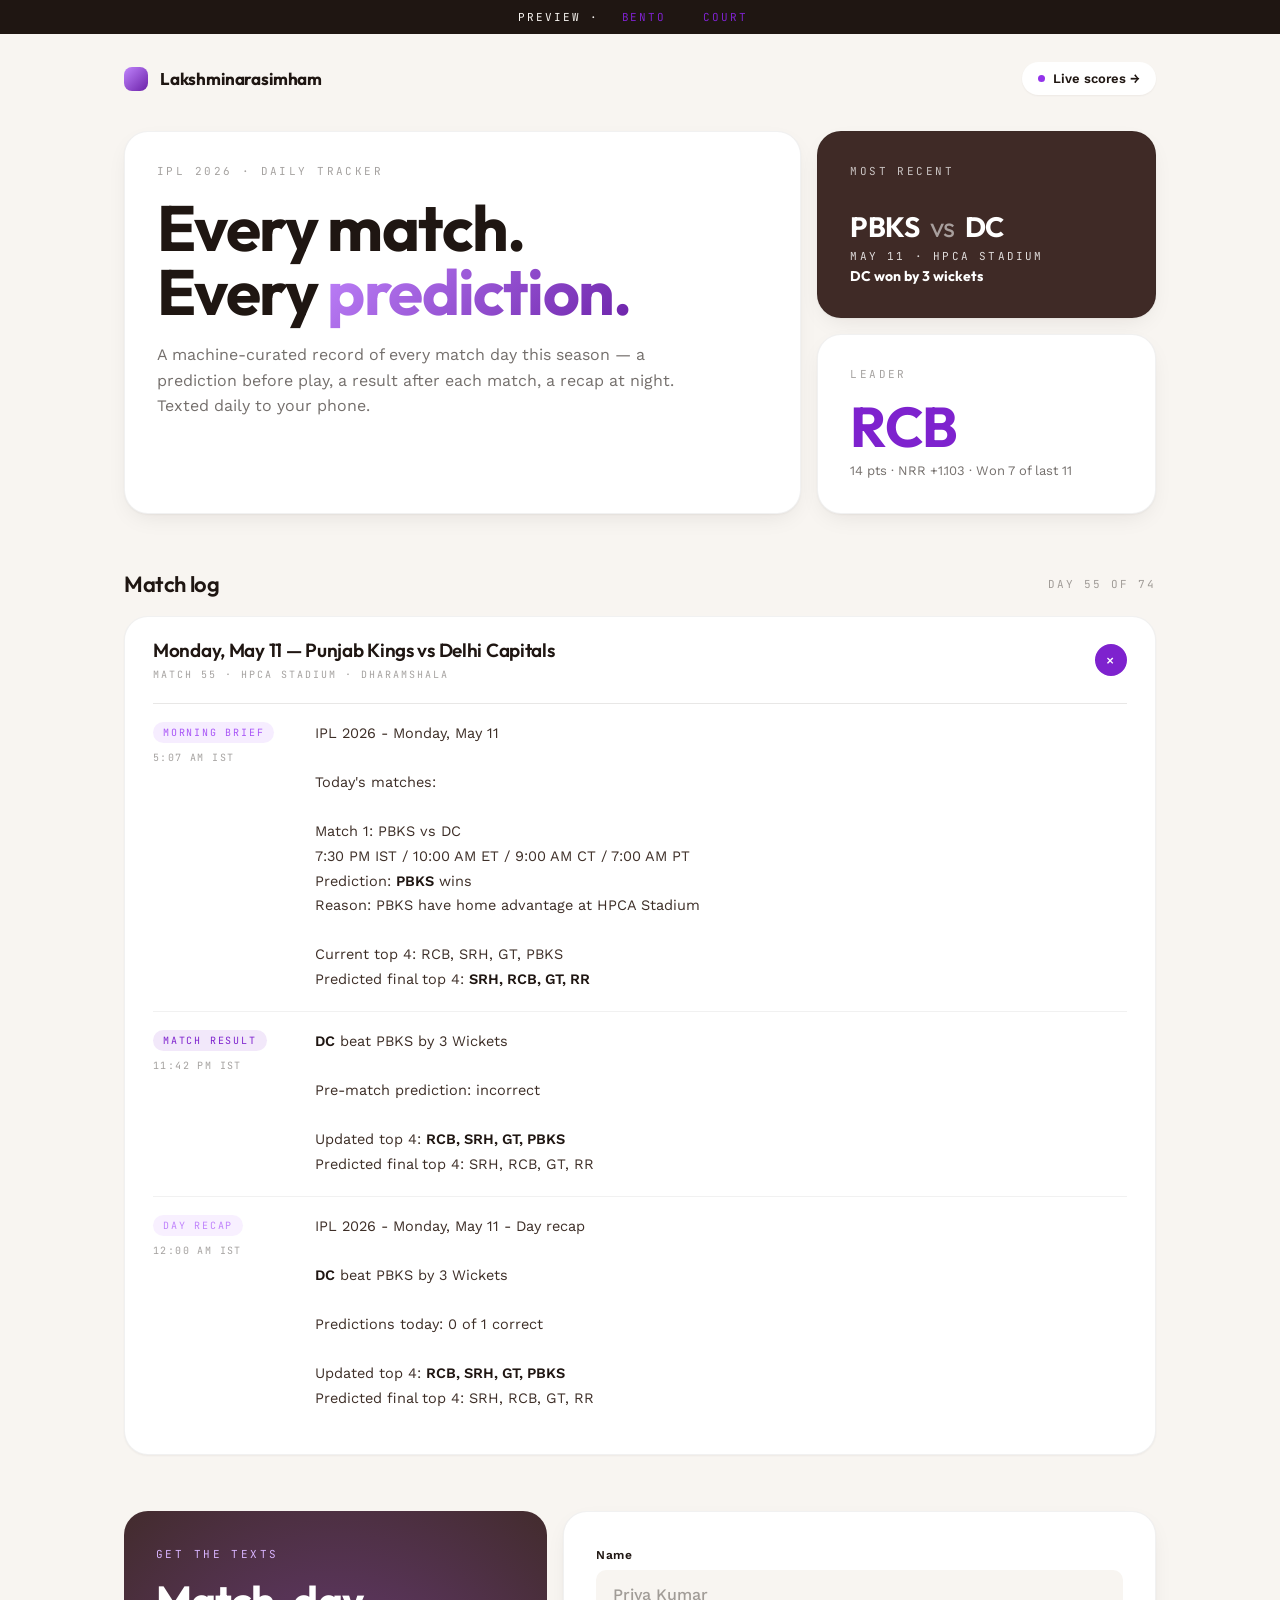
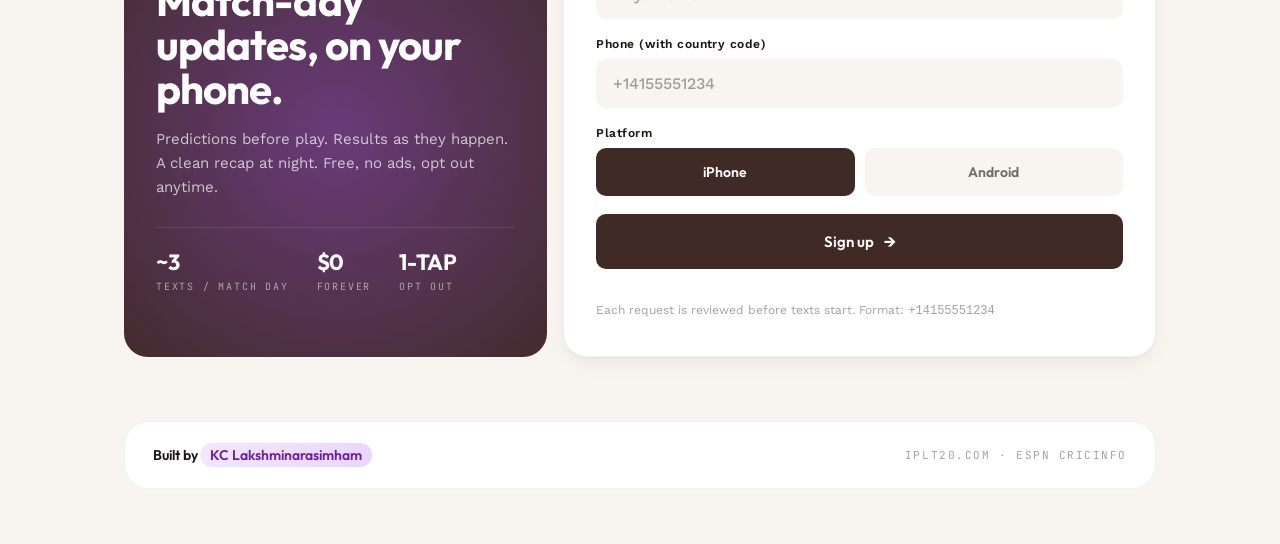
<file: docs/preview/bento.html>
<!doctype html>
<html lang="en">
<head>
<meta charset="utf-8">
<title>Bento · IPL 2026</title>
<meta name="viewport" content="width=device-width, initial-scale=1">
<link rel="preconnect" href="https://fonts.googleapis.com">
<link rel="preconnect" href="https://fonts.gstatic.com" crossorigin>
<link href="https://fonts.googleapis.com/css2?family=Outfit:wght@300;400;500;600;700;800&family=Work+Sans:wght@400;500;600&family=JetBrains+Mono:wght@400;500&display=swap" rel="stylesheet">
<style>
  :root {
    /* Two-color palette ONLY: shades of purple + one warm brown. */
    --bg:           #F8F5F1;          /* warm off-white pairs with brown */
    --card:         #FFFFFF;
    --card-2:       #FAF8F5;

    /* Brown — the "match-day updates" dark panel */
    --brown:        #3F2A26;          /* deep warm brown */
    --brown-2:      #5A3E37;          /* slightly lighter */
    --brown-soft:   rgba(63,42,38,0.08);
    --brown-hair:   rgba(63,42,38,0.14);

    /* Text uses a warm near-black so it harmonises with the brown */
    --ink:          #1F1612;
    --ink-2:        #3D2E27;
    --ink-soft:     rgba(31,22,18,0.62);
    --ink-faint:    rgba(31,22,18,0.40);
    --hair:         rgba(31,22,18,0.10);
    --hair-soft:    rgba(31,22,18,0.06);

    /* Purple scale — the only chromatic family */
    --p-50:         #FAF5FF;
    --p-100:        #F3E8FF;
    --p-200:        #E9D5FF;
    --p-300:        #D8B4FE;
    --p-400:        #C084FC;
    --p-500:        #A855F7;
    --p-600:        #9333EA;
    --p-700:        #7E22CE;
    --p-800:        #6B21A8;
    --p-900:        #581C87;

    /* Legacy aliases so the rest of the stylesheet keeps working */
    --rose:         var(--p-700);
    --rose-soft:    rgba(126,34,206,0.10);
    --blue:         var(--p-500);
    --blue-soft:    rgba(168,85,247,0.10);
    --emerald:      var(--p-400);
    --emerald-soft: rgba(192,132,252,0.12);

    --radius-lg:    24px;
    --radius-md:    16px;
    --radius-sm:    10px;
    --shadow-sm:    0 1px 2px rgba(31,22,18,0.05);
    --shadow-md:    0 1px 2px rgba(31,22,18,0.04), 0 8px 24px -8px rgba(31,22,18,0.10);
  }
  *, *::before, *::after { box-sizing: border-box; margin: 0; padding: 0; }
  html { -webkit-font-smoothing: antialiased; }
  body {
    background: var(--bg);
    color: var(--ink);
    font-family: 'Work Sans', system-ui, sans-serif;
    font-weight: 400;
    min-height: 100vh;
  }
  a { color: inherit; text-decoration: none; }

  .ab {
    background: var(--ink); color: var(--bg);
    text-align: center; padding: 10px 16px;
    font-family: 'JetBrains Mono', monospace; font-size: 11px; letter-spacing: 0.18em; text-transform: uppercase;
  }
  .ab a { color: var(--rose); margin: 0 6px; padding: 1px 8px; border-radius: 4px; }
  .ab a:hover { background: rgba(255,255,255,0.10); }

  .wrap { max-width: 1080px; margin: 0 auto; padding: 0 24px; }

  /* ── NAV ── */
  nav.bar {
    display: flex; align-items: center; justify-content: space-between;
    padding: 28px 0;
  }
  nav .mark {
    font-family: 'Outfit', sans-serif; font-weight: 700; font-size: 17px;
    letter-spacing: -0.01em;
    display: inline-flex; align-items: center; gap: 12px;
  }
  nav .mark::before {
    content: ''; width: 24px; height: 24px;
    background: linear-gradient(135deg, var(--p-400), var(--p-800));
    border-radius: 8px;
  }
  nav .live {
    font-family: 'Work Sans', sans-serif; font-weight: 600; font-size: 13px;
    color: var(--ink);
    padding: 9px 16px;
    background: var(--card);
    border-radius: 100px;
    box-shadow: var(--shadow-sm);
    transition: all 0.15s;
    display: inline-flex; align-items: center; gap: 8px;
  }
  nav .live .dot { width: 7px; height: 7px; border-radius: 50%; background: var(--p-600); animation: pulse 1.6s ease-in-out infinite; }
  @keyframes pulse { 0%,100% { box-shadow: 0 0 0 0 rgba(147,51,234,0.6); } 50% { box-shadow: 0 0 0 6px rgba(147,51,234,0); } }
  nav .live:hover { background: var(--brown); color: var(--card); }
  nav .live:hover .dot { background: var(--p-400); }

  /* ── HERO BENTO ── */
  .hero-grid {
    display: grid;
    grid-template-columns: 2fr 1fr;
    grid-template-rows: auto auto;
    gap: 16px;
    margin-top: 8px;
  }
  .h-card {
    background: var(--card);
    border-radius: var(--radius-lg);
    padding: 32px;
    box-shadow: var(--shadow-md);
    border: 1px solid var(--hair-soft);
  }
  .h-card.dark {
    background: var(--brown); color: var(--card);
  }
  .h-card.rose {
    background: linear-gradient(135deg, var(--p-600) 0%, var(--p-800) 100%);
    color: var(--card);
  }
  .h-card.blue {
    background: linear-gradient(135deg, var(--p-400) 0%, var(--p-600) 100%);
    color: var(--card);
  }
  .h-card .kicker {
    font-family: 'JetBrains Mono', monospace; font-size: 11px;
    letter-spacing: 0.22em; text-transform: uppercase;
    color: var(--ink-faint);
    margin-bottom: 18px;
  }
  .h-card.dark .kicker, .h-card.rose .kicker, .h-card.blue .kicker { color: rgba(255,255,255,0.72); }
  .h-card h1 {
    font-family: 'Outfit', sans-serif; font-weight: 700;
    font-size: clamp(40px, 5.5vw, 64px);
    line-height: 1.0; letter-spacing: -0.025em;
  }
  .h-card h1 .grad {
    background: linear-gradient(135deg, var(--p-400), var(--p-800));
    -webkit-background-clip: text; background-clip: text;
    -webkit-text-fill-color: transparent;
  }
  .h-card .lead {
    margin-top: 18px;
    color: var(--ink-soft);
    font-size: 16px; line-height: 1.6;
    max-width: 52ch;
  }

  /* Score cell */
  .score {
    display: grid; grid-template-rows: auto 1fr auto;
    gap: 8px;
    height: 100%;
  }
  .score .team-line {
    font-family: 'Outfit', sans-serif; font-weight: 700;
    font-size: 28px; letter-spacing: -0.02em; line-height: 1.05;
    margin-top: 8px;
  }
  .score .team-line .vs { color: rgba(255,255,255,0.55); margin: 0 6px; font-weight: 400; }
  .score .result {
    font-family: 'JetBrains Mono', monospace; font-size: 11px; letter-spacing: 0.20em; text-transform: uppercase;
    color: rgba(255,255,255,0.84); margin-top: auto;
  }
  .score .result .win { font-family: 'Outfit', sans-serif; font-weight: 700; font-size: 14px; letter-spacing: 0; text-transform: none; display: block; margin-top: 4px; color: var(--card); }

  /* Stat cell */
  .stat .v {
    font-family: 'Outfit', sans-serif; font-weight: 700;
    font-size: 56px; letter-spacing: -0.03em; line-height: 1;
    margin: 10px 0 6px;
  }
  .stat .v .small { font-size: 28px; color: var(--ink-faint); margin-left: 2px; }
  .stat .desc {
    font-size: 13px; color: var(--ink-soft); line-height: 1.5;
  }

  /* ── MATCH LOG ── */
  .section-head {
    margin: 56px 0 18px;
    display: flex; align-items: center; justify-content: space-between;
  }
  .section-head h2 {
    font-family: 'Outfit', sans-serif; font-weight: 600; font-size: 22px; letter-spacing: -0.018em;
  }
  .section-head .count {
    font-family: 'JetBrains Mono', monospace; font-size: 11px; letter-spacing: 0.18em; text-transform: uppercase;
    color: var(--ink-faint);
  }

  details.day {
    background: var(--card);
    border-radius: var(--radius-lg);
    border: 1px solid var(--hair-soft);
    box-shadow: var(--shadow-sm);
    margin-bottom: 14px;
    overflow: hidden;
    transition: box-shadow 0.2s;
  }
  details.day:hover { box-shadow: var(--shadow-md); }
  details.day > summary {
    list-style: none; cursor: pointer;
    padding: 22px 28px;
    display: grid; grid-template-columns: 1fr auto; gap: 16px;
    align-items: center;
  }
  details.day > summary::-webkit-details-marker { display: none; }
  .day-head {
    font-family: 'Outfit', sans-serif; font-weight: 600; font-size: 19px;
    letter-spacing: -0.015em; line-height: 1.2;
  }
  .day-sub {
    font-family: 'JetBrains Mono', monospace; font-size: 10px;
    letter-spacing: 0.20em; text-transform: uppercase;
    color: var(--ink-faint);
    margin-top: 6px;
  }
  details.day > summary .toggle {
    width: 32px; height: 32px;
    background: var(--bg);
    border-radius: 50%;
    display: inline-flex; align-items: center; justify-content: center;
    color: var(--ink-soft);
    font-family: 'JetBrains Mono', monospace; font-size: 16px;
    transition: transform 0.25s, background 0.15s, color 0.15s;
  }
  details.day[open] > summary .toggle { transform: rotate(45deg); background: var(--p-700); color: var(--card); }

  .day-body { padding: 0 28px 24px; }
  article {
    padding: 18px 0;
    border-top: 1px solid var(--hair-soft);
    display: grid; grid-template-columns: 140px 1fr; gap: 22px;
    align-items: start;
  }
  article:first-of-type { border-top: 1px solid var(--hair); }
  article .meta {
    display: flex; flex-direction: column; gap: 8px;
  }
  article .meta .tag {
    display: inline-block;
    align-self: flex-start;
    font-family: 'JetBrains Mono', monospace; font-size: 10px; letter-spacing: 0.18em; text-transform: uppercase;
    padding: 4px 10px; border-radius: 100px;
    color: var(--ink); background: var(--bg);
  }
  article .meta .tag.morning { color: var(--blue); background: var(--blue-soft); }
  article .meta .tag.result  { color: var(--rose); background: var(--rose-soft); }
  article .meta .tag.recap   { color: var(--emerald); background: var(--emerald-soft); }
  article .meta .when {
    font-family: 'JetBrains Mono', monospace; font-size: 10px;
    letter-spacing: 0.14em; text-transform: uppercase;
    color: var(--ink-faint);
  }
  article .body {
    font-family: 'Work Sans', sans-serif; font-size: 14.5px; line-height: 1.7;
    color: var(--ink-2);
    white-space: pre-wrap;
  }
  article .body strong { font-weight: 600; color: var(--ink); }

  /* ── SIGNUP (Bento) ── */
  .signup-grid {
    margin-top: 56px;
    display: grid;
    grid-template-columns: 5fr 7fr;
    gap: 16px;
  }
  .signup-pitch {
    background: var(--brown); color: var(--card);
    border-radius: var(--radius-lg);
    padding: 36px 32px;
    position: relative; overflow: hidden;
  }
  .signup-pitch::before {
    content: '';
    position: absolute; bottom: -50%; right: -30%; width: 160%; height: 200%;
    background: radial-gradient(circle, rgba(168,85,247,0.40) 0%, transparent 60%);
    pointer-events: none;
  }
  .signup-pitch-inner { position: relative; }
  .signup-pitch .kicker {
    font-family: 'JetBrains Mono', monospace; font-size: 11px;
    letter-spacing: 0.22em; text-transform: uppercase;
    color: var(--p-300);
    margin-bottom: 18px;
  }
  .signup-pitch h2 {
    font-family: 'Outfit', sans-serif; font-weight: 700;
    font-size: clamp(28px, 4vw, 42px); line-height: 1.05; letter-spacing: -0.022em;
  }
  .signup-pitch p {
    margin-top: 16px;
    color: rgba(255,255,255,0.72);
    font-size: 15px; line-height: 1.6;
  }
  .signup-pitch .stats {
    margin-top: 28px;
    display: flex; gap: 28px; flex-wrap: wrap;
    padding-top: 20px;
    border-top: 1px solid rgba(255,255,255,0.10);
  }
  .signup-pitch .stats div {
    font-family: 'JetBrains Mono', monospace; font-size: 10px; letter-spacing: 0.18em; text-transform: uppercase;
    color: rgba(255,255,255,0.55);
  }
  .signup-pitch .stats strong {
    display: block;
    font-family: 'Outfit', sans-serif; font-weight: 700; font-size: 22px;
    letter-spacing: -0.012em; color: var(--card);
    margin-bottom: 4px;
  }

  .signup-form-box {
    background: var(--card);
    border-radius: var(--radius-lg);
    padding: 36px 32px;
    box-shadow: var(--shadow-md);
    border: 1px solid var(--hair-soft);
  }
  form { display: grid; gap: 18px; }
  form label {
    font-family: 'Work Sans', sans-serif; font-weight: 600;
    font-size: 12px; letter-spacing: 0.04em;
    color: var(--ink); margin-bottom: 8px; display: block;
  }
  input[type="text"], input[type="tel"] {
    width: 100%; font-family: 'Work Sans', sans-serif; font-size: 16px; font-weight: 500;
    background: var(--bg); color: var(--ink);
    border: 1px solid transparent;
    border-radius: var(--radius-sm);
    padding: 14px 16px;
    outline: none;
    transition: all 0.15s;
  }
  input::placeholder { color: var(--ink-faint); }
  input:focus { background: var(--card); border-color: var(--p-600); box-shadow: 0 0 0 4px var(--p-100); }

  .platform { display: grid; grid-template-columns: 1fr 1fr; gap: 10px; }
  .platform label.radio {
    cursor: pointer; text-align: center;
    padding: 14px;
    border-radius: var(--radius-sm);
    background: var(--bg); color: var(--ink-soft);
    margin-bottom: 0;
    font-family: 'Outfit', sans-serif; font-weight: 600; font-size: 14px;
    letter-spacing: 0; text-transform: none;
    border: 1px solid transparent;
    transition: all 0.12s;
  }
  .platform label.radio:has(input:checked) {
    background: var(--brown); color: var(--card);
  }
  .platform input[type="radio"] { display: none; }

  button.send {
    justify-self: stretch;
    font-family: 'Outfit', sans-serif; font-weight: 600; font-size: 15px;
    background: var(--brown); color: var(--card);
    padding: 16px 24px;
    border: 0; border-radius: var(--radius-sm);
    cursor: pointer;
    display: inline-flex; align-items: center; justify-content: center; gap: 10px;
    transition: all 0.15s;
  }
  button.send::after {
    content: '→'; font-size: 18px;
    transition: transform 0.2s;
  }
  button.send:hover { background: var(--p-700); }
  button.send:hover::after { transform: translateX(4px); }

  .fine {
    margin-top: 14px;
    font-size: 12px; color: var(--ink-faint); line-height: 1.55;
  }

  /* ── FOOTER ── */
  footer.foot {
    margin: 64px 0 56px;
    padding: 24px 28px;
    background: var(--card);
    border-radius: var(--radius-lg);
    border: 1px solid var(--hair-soft);
    display: flex; align-items: center; justify-content: space-between; flex-wrap: wrap; gap: 14px;
  }
  footer .made {
    font-family: 'Outfit', sans-serif; font-weight: 600; font-size: 14px; letter-spacing: -0.005em;
  }
  footer .made a {
    background: linear-gradient(120deg, var(--p-100), var(--p-200));
    color: var(--p-800);
    padding: 3px 10px; border-radius: 100px;
    font-weight: 600;
  }
  footer .links {
    font-family: 'JetBrains Mono', monospace; font-size: 11px; letter-spacing: 0.14em; text-transform: uppercase;
    color: var(--ink-faint);
  }

  @media (max-width: 800px) {
    .hero-grid { grid-template-columns: 1fr; }
    .signup-grid { grid-template-columns: 1fr; }
    article { grid-template-columns: 1fr; gap: 10px; }
  }
  @media (max-width: 540px) {
    .wrap { padding: 0 18px; }
    .h-card { padding: 24px; }
    .h-card h1 { font-size: 40px; }
    details.day > summary { padding: 18px 20px; }
    .day-body { padding: 0 20px 20px; }
    .signup-pitch, .signup-form-box { padding: 28px 24px; }
  }
</style>
</head>
<body>

<div class="ab">
  Preview · <a href="./bento.html?v=4">Bento</a> <a href="./court.html?v=4">Court</a>
</div>

<div class="wrap">

  <nav class="bar">
    <span class="mark">Lakshminarasimham</span>
    <a class="live" href="https://www.espncricinfo.com/series/indian-premier-league-2026-1510719"><span class="dot"></span> Live scores →</a>
  </nav>

  <!-- ── HERO BENTO ── -->
  <section class="hero-grid">
    <div class="h-card" style="grid-row: span 2;">
      <div class="kicker">IPL 2026 · Daily tracker</div>
      <h1>Every match.<br>Every <span class="grad">prediction.</span></h1>
      <p class="lead">A machine-curated record of every match day this season — a prediction before play, a result after each match, a recap at night. Texted daily to your phone.</p>
    </div>
    <div class="h-card dark">
      <div class="score">
        <div class="kicker">Most recent</div>
        <div class="team-line">PBKS <span class="vs">vs</span> DC</div>
        <div class="result">
          May 11 · HPCA Stadium
          <span class="win">DC won by 3 wickets</span>
        </div>
      </div>
    </div>
    <div class="h-card stat">
      <div class="kicker">Leader</div>
      <div class="v" style="color: var(--p-700);">RCB</div>
      <div class="desc">14 pts · NRR +1.103 · Won 7 of last 11</div>
    </div>
  </section>

  <!-- ── MATCH LOG ── -->
  <div class="section-head">
    <h2>Match log</h2>
    <span class="count">Day 55 of 74</span>
  </div>

  <details class="day" open>
    <summary>
      <div>
        <div class="day-head">Monday, May 11 — Punjab Kings vs Delhi Capitals</div>
        <div class="day-sub">Match 55 · HPCA Stadium · Dharamshala</div>
      </div>
      <span class="toggle">+</span>
    </summary>
    <div class="day-body">

      <article>
        <div class="meta">
          <span class="tag morning">Morning brief</span>
          <span class="when">5:07 am IST</span>
        </div>
        <div class="body">IPL 2026 - Monday, May 11

Today's matches:

Match 1: PBKS vs DC
7:30 PM IST / 10:00 AM ET / 9:00 AM CT / 7:00 AM PT
Prediction: <strong>PBKS</strong> wins
Reason: PBKS have home advantage at HPCA Stadium

Current top 4: RCB, SRH, GT, PBKS
Predicted final top 4: <strong>SRH, RCB, GT, RR</strong></div>
      </article>

      <article>
        <div class="meta">
          <span class="tag result">Match result</span>
          <span class="when">11:42 pm IST</span>
        </div>
        <div class="body"><strong>DC</strong> beat PBKS by 3 Wickets

Pre-match prediction: incorrect

Updated top 4: <strong>RCB, SRH, GT, PBKS</strong>
Predicted final top 4: SRH, RCB, GT, RR</div>
      </article>

      <article>
        <div class="meta">
          <span class="tag recap">Day recap</span>
          <span class="when">12:00 am IST</span>
        </div>
        <div class="body">IPL 2026 - Monday, May 11 - Day recap

<strong>DC</strong> beat PBKS by 3 Wickets

Predictions today: 0 of 1 correct

Updated top 4: <strong>RCB, SRH, GT, PBKS</strong>
Predicted final top 4: SRH, RCB, GT, RR</div>
      </article>

    </div>
  </details>

  <!-- ── SIGNUP ── -->
  <section class="signup-grid">
    <div class="signup-pitch">
      <div class="signup-pitch-inner">
        <div class="kicker">Get the texts</div>
        <h2>Match-day updates, on your phone.</h2>
        <p>Predictions before play. Results as they happen. A clean recap at night. Free, no ads, opt out anytime.</p>
        <div class="stats">
          <div><strong>~3</strong>texts / match day</div>
          <div><strong>$0</strong>forever</div>
          <div><strong>1-tap</strong>opt out</div>
        </div>
      </div>
    </div>

    <div class="signup-form-box">
      <form>
        <div>
          <label>Name</label>
          <input type="text" placeholder="Priya Kumar">
        </div>
        <div>
          <label>Phone (with country code)</label>
          <input type="tel" placeholder="+14155551234">
        </div>
        <div>
          <label>Platform</label>
          <div class="platform">
            <label class="radio"><input type="radio" name="p" checked> iPhone</label>
            <label class="radio"><input type="radio" name="p"> Android</label>
          </div>
        </div>
        <button class="send" type="button">Sign up</button>
        <p class="fine">Each request is reviewed before texts start. Format: <code>+14155551234</code></p>
      </form>
    </div>
  </section>

  <!-- ── FOOTER ── -->
  <footer class="foot">
    <span class="made">Built by <a href="https://github.com/kcln/ipl-tracker">KC Lakshminarasimham</a></span>
    <span class="links">iplt20.com · ESPN Cricinfo</span>
  </footer>

</div>
</body>
</html>
</file>
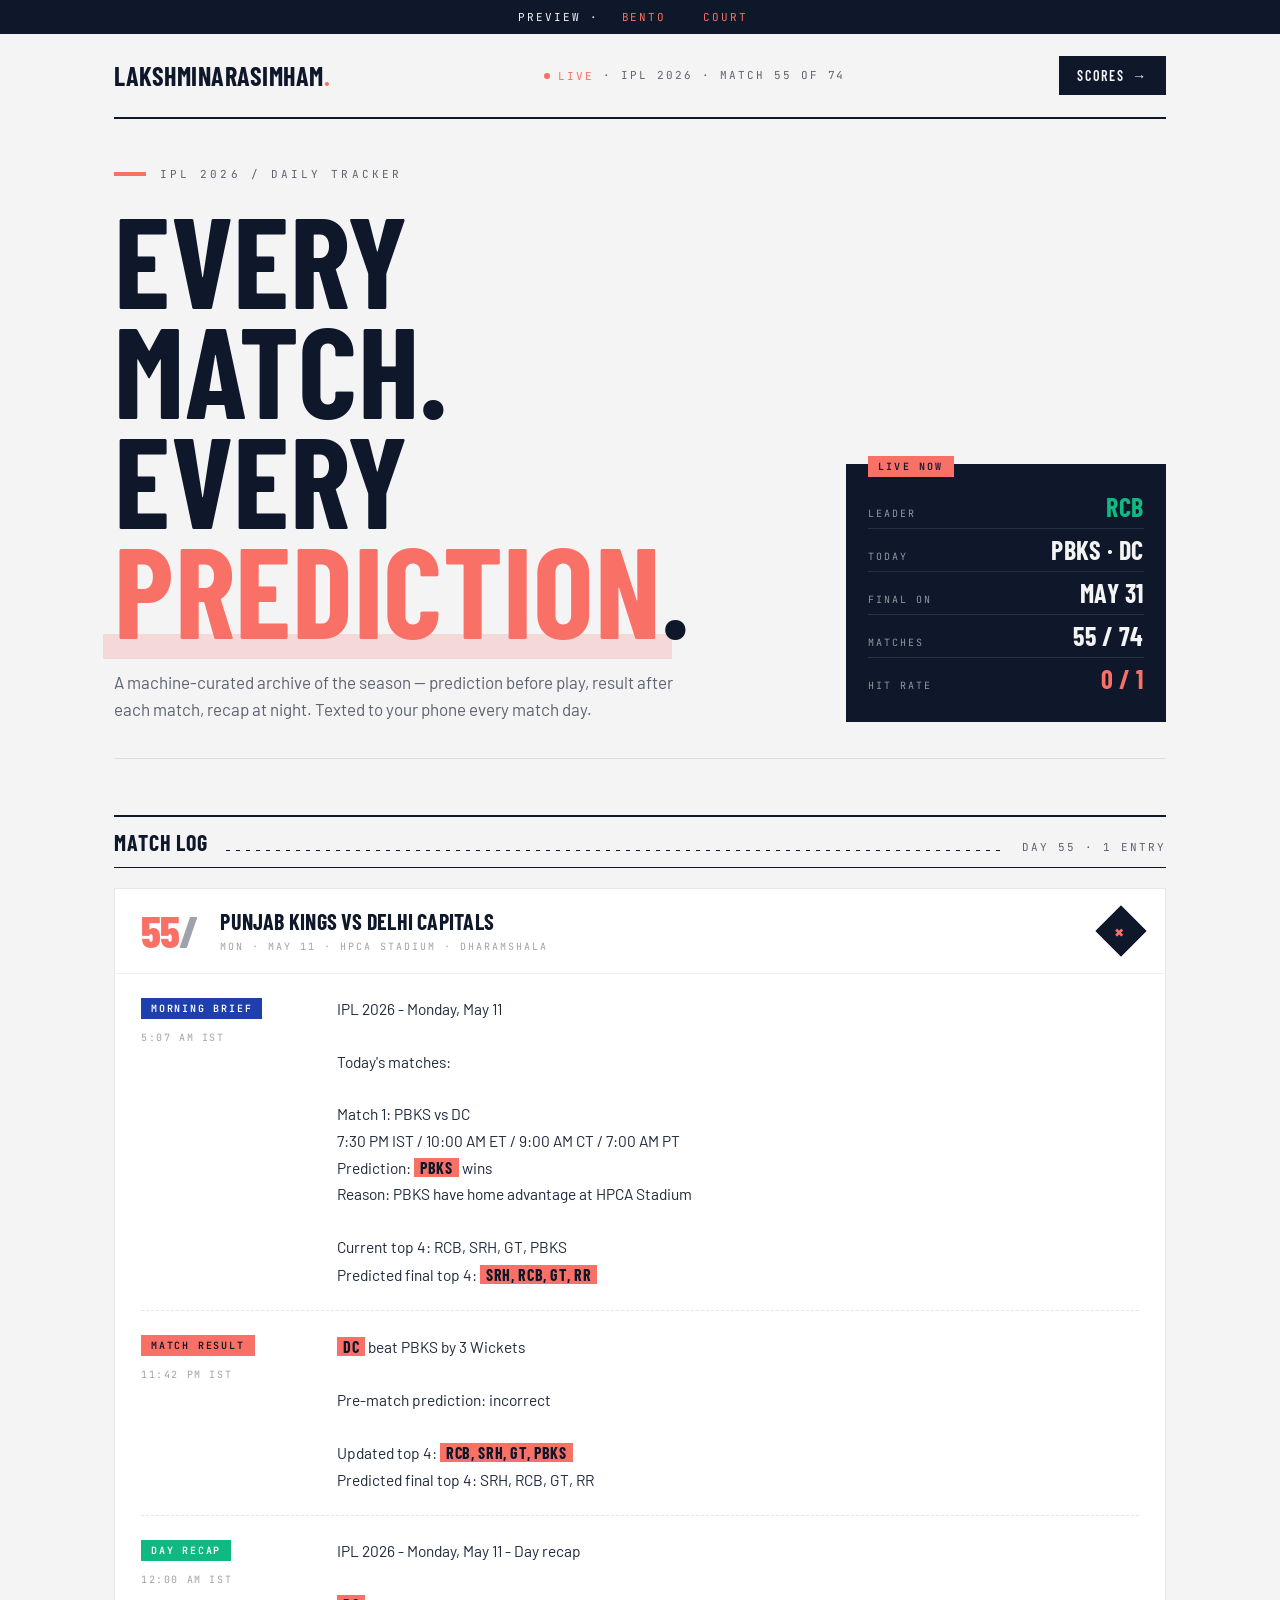
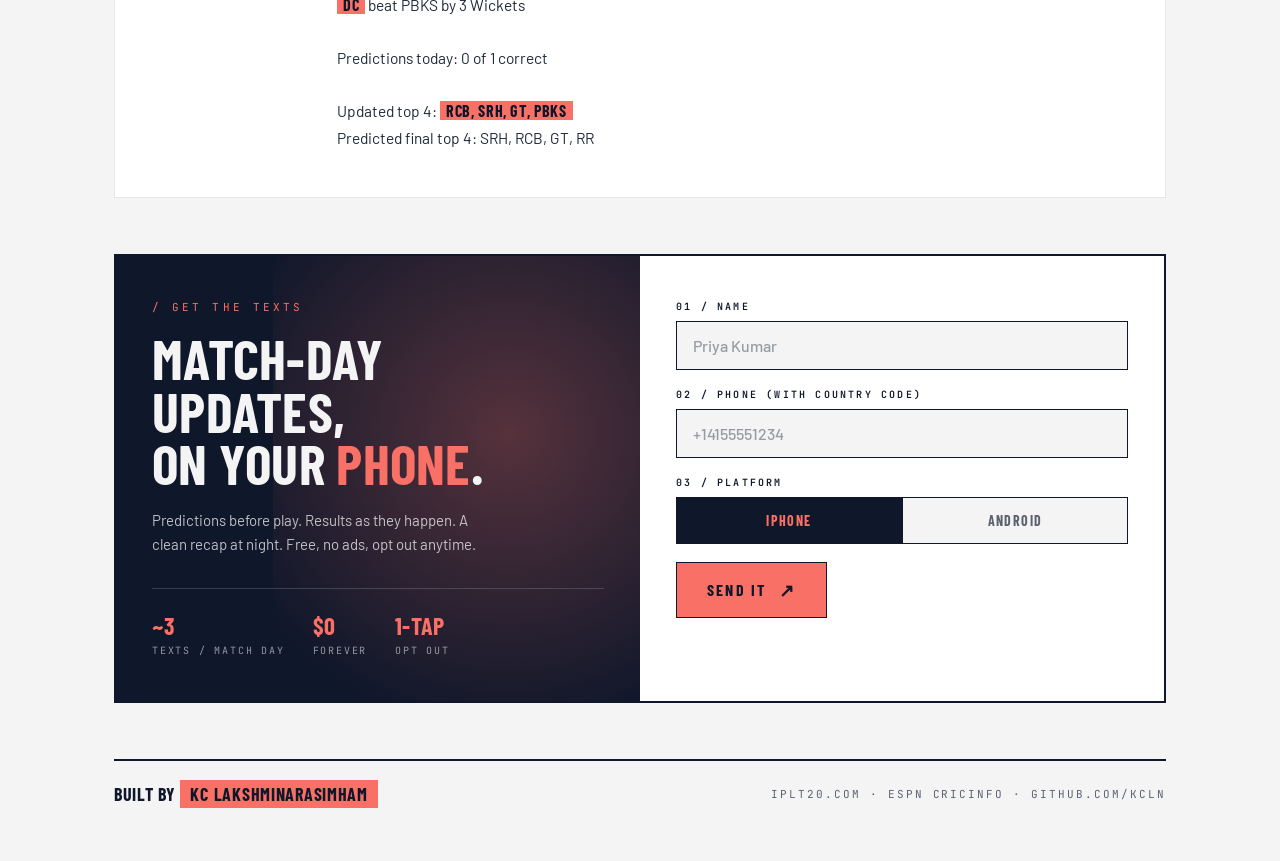
<file: docs/preview/court.html>
<!doctype html>
<html lang="en">
<head>
<meta charset="utf-8">
<title>Court · IPL 2026</title>
<meta name="viewport" content="width=device-width, initial-scale=1">
<link rel="preconnect" href="https://fonts.googleapis.com">
<link rel="preconnect" href="https://fonts.gstatic.com" crossorigin>
<link href="https://fonts.googleapis.com/css2?family=Barlow+Condensed:wght@400;500;600;700;800&family=Barlow:wght@300;400;500;600;700&family=JetBrains+Mono:wght@400;500&display=swap" rel="stylesheet">
<style>
  :root {
    --canvas:       #F4F4F5;       /* zinc-100 */
    --canvas-2:     #FFFFFF;
    --ink:          #0F172A;       /* slate-900 */
    --ink-2:        #1E293B;       /* slate-800 */
    --ink-soft:     rgba(15,23,42,0.66);
    --ink-faint:    rgba(15,23,42,0.40);
    --hair:         rgba(15,23,42,0.10);
    --hair-soft:    rgba(15,23,42,0.06);
    --navy:         #1E40AF;       /* primary */
    --navy-deep:    #1E3A8A;
    --coral:        #F97066;       /* electric coral accent — fresh, not crimson */
    --coral-soft:   rgba(249,112,102,0.10);
    --emerald:      #10B981;       /* success/winner */
    --emerald-soft: rgba(16,185,129,0.10);
    --amber:        #F59E0B;
  }
  *, *::before, *::after { box-sizing: border-box; margin: 0; padding: 0; }
  html { -webkit-font-smoothing: antialiased; }
  body {
    background: var(--canvas);
    color: var(--ink);
    font-family: 'Barlow', system-ui, sans-serif;
    font-weight: 400;
    min-height: 100vh;
  }
  a { color: inherit; text-decoration: none; }

  .ab {
    background: var(--ink); color: var(--canvas);
    text-align: center; padding: 10px 16px;
    font-family: 'JetBrains Mono', monospace; font-size: 11px; letter-spacing: 0.18em; text-transform: uppercase;
  }
  .ab a { color: var(--coral); margin: 0 6px; padding: 1px 8px; border-radius: 3px; }
  .ab a:hover { background: rgba(255,255,255,0.08); }

  .wrap { max-width: 1100px; margin: 0 auto; padding: 0 24px; }

  /* ── NAV ── */
  nav.bar {
    display: grid; grid-template-columns: auto 1fr auto;
    align-items: center; gap: 24px;
    padding: 22px 0;
    border-bottom: 2px solid var(--ink);
  }
  nav .mark {
    font-family: 'Barlow Condensed', sans-serif; font-weight: 700;
    font-size: 26px; letter-spacing: 0.02em;
    text-transform: uppercase;
    line-height: 1;
  }
  nav .mark .dot { color: var(--coral); }
  nav .meta {
    text-align: center;
    font-family: 'JetBrains Mono', monospace; font-size: 11px;
    letter-spacing: 0.18em; text-transform: uppercase;
    color: var(--ink-soft);
  }
  nav .meta span.live { display: inline-flex; align-items: center; gap: 8px; color: var(--coral); }
  nav .meta span.live::before { content: ''; width: 6px; height: 6px; border-radius: 50%; background: var(--coral); animation: pulse 1.5s ease-in-out infinite; }
  @keyframes pulse { 0%,100% { box-shadow: 0 0 0 0 rgba(249,112,102,0.6); } 50% { box-shadow: 0 0 0 6px rgba(249,112,102,0); } }
  nav .live-btn {
    font-family: 'Barlow Condensed', sans-serif; font-weight: 600; font-size: 14px;
    letter-spacing: 0.12em; text-transform: uppercase;
    background: var(--ink); color: var(--canvas);
    padding: 11px 18px;
    transition: all 0.12s;
    display: inline-flex; align-items: center; gap: 8px;
  }
  nav .live-btn::after { content: '→'; }
  nav .live-btn:hover { background: var(--coral); }

  /* ── HERO ── */
  .hero {
    display: grid; grid-template-columns: 1fr 320px; gap: 36px;
    padding: 48px 0 36px;
    align-items: end;
    border-bottom: 1px solid var(--hair);
  }
  .hero .tag {
    font-family: 'JetBrains Mono', monospace; font-size: 11px;
    letter-spacing: 0.28em; text-transform: uppercase;
    color: var(--ink-soft);
    margin-bottom: 22px;
    display: flex; align-items: center; gap: 14px;
  }
  .hero .tag::before { content: ''; width: 32px; height: 4px; background: var(--coral); }
  .hero h1 {
    font-family: 'Barlow Condensed', sans-serif; font-weight: 700;
    font-size: clamp(60px, 10vw, 132px);
    line-height: 0.86;
    letter-spacing: 0.005em;
    text-transform: uppercase;
    color: var(--ink);
  }
  .hero h1 .coral { color: var(--coral); }
  .hero h1 .underline { position: relative; }
  .hero h1 .underline::after {
    content: ''; position: absolute; left: -2%; right: -2%; bottom: 4%;
    height: 16%; background: var(--coral); opacity: 0.20;
    z-index: -1;
  }
  .hero p.lead {
    margin-top: 26px;
    font-size: 17px; line-height: 1.55;
    max-width: 56ch;
    color: var(--ink-soft);
  }

  /* Score panel — broadcast lower-third */
  .scorepanel {
    background: var(--ink);
    color: var(--canvas);
    padding: 22px;
    position: relative;
  }
  .scorepanel::before {
    content: 'LIVE NOW';
    position: absolute; top: -8px; left: 22px;
    background: var(--coral); color: var(--ink);
    font-family: 'JetBrains Mono', monospace; font-size: 10px; letter-spacing: 0.22em; font-weight: 600;
    padding: 4px 10px;
  }
  .scorepanel .row {
    display: flex; justify-content: space-between; align-items: baseline;
    padding: 8px 0;
    border-bottom: 1px solid rgba(255,255,255,0.10);
  }
  .scorepanel .row:last-child { border-bottom: 0; }
  .scorepanel .row .k {
    font-family: 'JetBrains Mono', monospace; font-size: 10px; letter-spacing: 0.20em; text-transform: uppercase;
    color: rgba(255,255,255,0.55);
  }
  .scorepanel .row .v {
    font-family: 'Barlow Condensed', sans-serif; font-weight: 700; font-size: 26px; line-height: 1;
    letter-spacing: 0.02em; text-transform: uppercase;
  }
  .scorepanel .row .v.coral { color: var(--coral); }
  .scorepanel .row .v.emerald { color: var(--emerald); }

  /* ── MATCH LOG ── */
  .section-bar {
    margin: 56px 0 20px;
    padding: 12px 0;
    border-top: 2px solid var(--ink);
    border-bottom: 1px solid var(--ink);
    display: grid; grid-template-columns: auto 1fr auto;
    gap: 18px; align-items: baseline;
  }
  .section-bar .h {
    font-family: 'Barlow Condensed', sans-serif; font-weight: 700;
    font-size: 22px; letter-spacing: 0.04em; text-transform: uppercase;
  }
  .section-bar .dots {
    height: 1px;
    background-image: repeating-linear-gradient(90deg, var(--ink) 0 4px, transparent 4px 10px);
  }
  .section-bar .count {
    font-family: 'JetBrains Mono', monospace; font-size: 11px; letter-spacing: 0.18em; text-transform: uppercase;
    color: var(--ink-soft);
  }

  details.day {
    background: var(--canvas-2);
    border: 1px solid var(--hair);
    margin-bottom: 14px;
  }
  details.day > summary {
    list-style: none; cursor: pointer;
    padding: 20px 26px;
    display: grid; grid-template-columns: auto 1fr auto; gap: 22px;
    align-items: center;
  }
  details.day > summary::-webkit-details-marker { display: none; }
  .day-num {
    font-family: 'Barlow Condensed', sans-serif; font-weight: 800; font-size: 44px;
    line-height: 1; letter-spacing: -0.02em;
    color: var(--coral);
  }
  .day-num .slash { color: var(--ink-faint); }
  .day-title {
    font-family: 'Barlow Condensed', sans-serif; font-weight: 700; font-size: 22px;
    line-height: 1.1; letter-spacing: 0.01em; text-transform: uppercase;
  }
  .day-meta {
    font-family: 'JetBrains Mono', monospace; font-size: 10px;
    letter-spacing: 0.20em; text-transform: uppercase;
    color: var(--ink-faint);
    margin-top: 6px;
  }
  details.day > summary .toggle {
    width: 36px; height: 36px;
    background: var(--canvas); color: var(--ink);
    display: inline-flex; align-items: center; justify-content: center;
    font-family: 'Barlow Condensed', sans-serif; font-weight: 800; font-size: 22px;
    border: 2px solid var(--ink);
    transition: all 0.2s;
  }
  details.day[open] > summary .toggle { background: var(--ink); color: var(--coral); transform: rotate(45deg); }

  .day-body { padding: 0 26px 24px; border-top: 1px solid var(--hair-soft); }
  article {
    padding: 22px 0;
    border-top: 1px dashed var(--hair);
    display: grid; grid-template-columns: 168px 1fr; gap: 28px;
  }
  article:first-of-type { border-top: 0; padding-top: 22px; }
  article .meta .tag {
    display: inline-block;
    font-family: 'JetBrains Mono', monospace; font-size: 10px; letter-spacing: 0.18em; text-transform: uppercase; font-weight: 600;
    padding: 4px 10px;
    background: var(--ink); color: var(--canvas);
    margin-bottom: 12px;
  }
  article .meta .tag.morning { background: var(--navy); color: var(--canvas-2); }
  article .meta .tag.result  { background: var(--coral); color: var(--ink); }
  article .meta .tag.recap   { background: var(--emerald); color: var(--canvas-2); }
  article .meta .when {
    font-family: 'JetBrains Mono', monospace; font-size: 10px;
    letter-spacing: 0.16em; text-transform: uppercase;
    color: var(--ink-faint);
    display: block;
  }
  article .body {
    font-family: 'Barlow', sans-serif; font-size: 15.5px; line-height: 1.7;
    color: var(--ink-2);
    white-space: pre-wrap;
  }
  article .body strong {
    font-family: 'Barlow Condensed', sans-serif; font-weight: 700;
    color: var(--ink);
    background: var(--coral);
    padding: 0 6px;
    letter-spacing: 0.04em;
    font-size: 1.04em;
  }

  /* ── SIGNUP ── */
  .signup {
    margin-top: 56px;
    display: grid; grid-template-columns: 1fr 1fr; gap: 0;
    border: 2px solid var(--ink);
  }
  .signup-l {
    background: var(--ink); color: var(--canvas);
    padding: 44px 36px;
    position: relative; overflow: hidden;
  }
  .signup-l::before {
    content: '';
    position: absolute; bottom: -40%; right: -20%; width: 90%; height: 200%;
    background: radial-gradient(circle, rgba(249,112,102,0.30) 0%, transparent 60%);
    pointer-events: none;
  }
  .signup-l-inner { position: relative; }
  .signup-l .kicker {
    font-family: 'JetBrains Mono', monospace; font-size: 11px;
    letter-spacing: 0.28em; text-transform: uppercase;
    color: var(--coral);
    margin-bottom: 18px;
  }
  .signup-l h2 {
    font-family: 'Barlow Condensed', sans-serif; font-weight: 700;
    font-size: clamp(36px, 5.5vw, 56px); line-height: 0.94; letter-spacing: 0.005em; text-transform: uppercase;
  }
  .signup-l h2 .coral { color: var(--coral); }
  .signup-l p {
    margin-top: 18px;
    font-family: 'Barlow', sans-serif; font-size: 15px; line-height: 1.6;
    color: rgba(255,255,255,0.72);
    max-width: 42ch;
  }
  .signup-l .stats {
    margin-top: 32px; padding-top: 22px;
    border-top: 1px solid rgba(255,255,255,0.16);
    display: flex; gap: 28px; flex-wrap: wrap;
  }
  .signup-l .stats span {
    font-family: 'JetBrains Mono', monospace; font-size: 10px; letter-spacing: 0.18em; text-transform: uppercase;
    color: rgba(255,255,255,0.55);
  }
  .signup-l .stats span strong {
    display: block; font-family: 'Barlow Condensed', sans-serif; font-weight: 700; font-size: 24px;
    color: var(--coral); margin-bottom: 4px; letter-spacing: 0.01em;
  }

  .signup-r {
    background: var(--canvas-2);
    padding: 44px 36px;
  }
  form { display: grid; gap: 18px; }
  form label {
    font-family: 'JetBrains Mono', monospace; font-size: 10px; letter-spacing: 0.22em; text-transform: uppercase; font-weight: 600;
    color: var(--ink); margin-bottom: 8px; display: block;
  }
  input[type="text"], input[type="tel"] {
    width: 100%; font-family: 'Barlow', sans-serif; font-size: 16px; font-weight: 500;
    background: var(--canvas); color: var(--ink);
    border: 1.5px solid var(--ink);
    padding: 14px 16px;
    outline: none;
    transition: all 0.12s;
  }
  input::placeholder { color: var(--ink-faint); }
  input:focus { background: var(--canvas-2); box-shadow: 4px 4px 0 var(--coral); }

  .platform { display: grid; grid-template-columns: 1fr 1fr; gap: 0; }
  .platform label.radio {
    cursor: pointer; text-align: center;
    padding: 14px;
    font-family: 'Barlow Condensed', sans-serif; font-weight: 700; font-size: 14px;
    letter-spacing: 0.10em; text-transform: uppercase;
    background: var(--canvas); color: var(--ink-soft);
    border: 1.5px solid var(--ink);
    margin-bottom: 0;
    transition: all 0.12s;
  }
  .platform label.radio:first-child { border-right-width: 0.75px; }
  .platform label.radio:last-child  { border-left-width: 0.75px; }
  .platform label.radio:has(input:checked) { background: var(--ink); color: var(--coral); }
  .platform input[type="radio"] { display: none; }

  button.send {
    justify-self: start;
    font-family: 'Barlow Condensed', sans-serif; font-weight: 700; font-size: 16px;
    letter-spacing: 0.14em; text-transform: uppercase;
    background: var(--coral); color: var(--ink);
    border: 1.5px solid var(--ink);
    padding: 16px 30px;
    cursor: pointer;
    transition: all 0.12s;
    display: inline-flex; align-items: center; gap: 12px;
  }
  button.send::after { content: '↗'; font-size: 18px; transition: transform 0.18s; }
  button.send:hover { background: var(--ink); color: var(--coral); }
  button.send:hover::after { transform: translate(2px, -2px); }

  /* ── FOOTER ── */
  footer.foot {
    margin: 56px 0 56px;
    padding-top: 22px;
    border-top: 2px solid var(--ink);
    display: grid; grid-template-columns: 1fr auto; gap: 20px; align-items: center;
  }
  footer .made {
    font-family: 'Barlow Condensed', sans-serif; font-weight: 700;
    font-size: 18px; letter-spacing: 0.04em; text-transform: uppercase;
  }
  footer .made a {
    color: var(--ink);
    background: var(--coral); padding: 3px 10px;
    transition: background 0.12s;
  }
  footer .made a:hover { background: var(--ink); color: var(--coral); }
  footer .links {
    font-family: 'JetBrains Mono', monospace; font-size: 11px; letter-spacing: 0.18em; text-transform: uppercase;
    color: var(--ink-soft);
  }

  @media (max-width: 880px) {
    .hero { grid-template-columns: 1fr; }
    .scorepanel { max-width: 380px; }
    .signup { grid-template-columns: 1fr; }
    .signup-r { border-top: 2px solid var(--ink); }
  }
  @media (max-width: 600px) {
    .wrap { padding: 0 18px; }
    nav.bar { grid-template-columns: 1fr auto; }
    nav .meta { display: none; }
    .hero { padding: 36px 0 28px; }
    .hero h1 { font-size: 64px; }
    details.day > summary { padding: 16px 18px; grid-template-columns: auto 1fr auto; gap: 14px; }
    .day-num { font-size: 32px; }
    .day-title { font-size: 16px; }
    .day-meta { display: none; }
    .day-body { padding: 0 18px 18px; }
    article { grid-template-columns: 1fr; gap: 10px; }
    .signup-l, .signup-r { padding: 32px 24px; }
  }
</style>
</head>
<body>

<div class="ab">
  Preview · <a href="./bento.html?v=4">Bento</a> <a href="./court.html?v=4">Court</a>
</div>

<div class="wrap">

  <nav class="bar">
    <span class="mark">LAKSHMINARASIMHAM<span class="dot">.</span></span>
    <span class="meta"><span class="live">LIVE</span> · IPL 2026 · MATCH 55 OF 74</span>
    <a class="live-btn" href="https://www.espncricinfo.com/series/indian-premier-league-2026-1510719">Scores</a>
  </nav>

  <section class="hero">
    <div>
      <div class="tag">IPL 2026 / DAILY TRACKER</div>
      <h1>EVERY<br>MATCH.<br>EVERY <span class="underline coral">PREDICTION</span>.</h1>
      <p class="lead">A machine-curated archive of the season — prediction before play, result after each match, recap at night. Texted to your phone every match day.</p>
    </div>
    <div>
      <div class="scorepanel">
        <div class="row"><span class="k">Leader</span><span class="v emerald">RCB</span></div>
        <div class="row"><span class="k">Today</span><span class="v">PBKS · DC</span></div>
        <div class="row"><span class="k">Final on</span><span class="v">May 31</span></div>
        <div class="row"><span class="k">Matches</span><span class="v">55 / 74</span></div>
        <div class="row"><span class="k">Hit rate</span><span class="v coral">0 / 1</span></div>
      </div>
    </div>
  </section>

  <div class="section-bar">
    <span class="h">Match log</span>
    <span class="dots"></span>
    <span class="count">Day 55 · 1 entry</span>
  </div>

  <details class="day" open>
    <summary>
      <span class="day-num">55<span class="slash">/</span></span>
      <span>
        <div class="day-title">Punjab Kings vs Delhi Capitals</div>
        <div class="day-meta">Mon · May 11 · HPCA Stadium · Dharamshala</div>
      </span>
      <span class="toggle">+</span>
    </summary>
    <div class="day-body">

      <article>
        <div class="meta">
          <span class="tag morning">Morning brief</span>
          <span class="when">5:07 am IST</span>
        </div>
        <div class="body">IPL 2026 - Monday, May 11

Today's matches:

Match 1: PBKS vs DC
7:30 PM IST / 10:00 AM ET / 9:00 AM CT / 7:00 AM PT
Prediction: <strong>PBKS</strong> wins
Reason: PBKS have home advantage at HPCA Stadium

Current top 4: RCB, SRH, GT, PBKS
Predicted final top 4: <strong>SRH, RCB, GT, RR</strong></div>
      </article>

      <article>
        <div class="meta">
          <span class="tag result">Match result</span>
          <span class="when">11:42 pm IST</span>
        </div>
        <div class="body"><strong>DC</strong> beat PBKS by 3 Wickets

Pre-match prediction: incorrect

Updated top 4: <strong>RCB, SRH, GT, PBKS</strong>
Predicted final top 4: SRH, RCB, GT, RR</div>
      </article>

      <article>
        <div class="meta">
          <span class="tag recap">Day recap</span>
          <span class="when">12:00 am IST</span>
        </div>
        <div class="body">IPL 2026 - Monday, May 11 - Day recap

<strong>DC</strong> beat PBKS by 3 Wickets

Predictions today: 0 of 1 correct

Updated top 4: <strong>RCB, SRH, GT, PBKS</strong>
Predicted final top 4: SRH, RCB, GT, RR</div>
      </article>

    </div>
  </details>

  <section class="signup">
    <div class="signup-l">
      <div class="signup-l-inner">
        <div class="kicker">/ Get the texts</div>
        <h2>Match-day<br>updates,<br>on your <span class="coral">phone</span>.</h2>
        <p>Predictions before play. Results as they happen. A clean recap at night. Free, no ads, opt out anytime.</p>
        <div class="stats">
          <span><strong>~3</strong>texts / match day</span>
          <span><strong>$0</strong>forever</span>
          <span><strong>1-tap</strong>opt out</span>
        </div>
      </div>
    </div>
    <div class="signup-r">
      <form>
        <div>
          <label>01 / Name</label>
          <input type="text" placeholder="Priya Kumar">
        </div>
        <div>
          <label>02 / Phone (with country code)</label>
          <input type="tel" placeholder="+14155551234">
        </div>
        <div>
          <label>03 / Platform</label>
          <div class="platform">
            <label class="radio"><input type="radio" name="p" checked> iPhone</label>
            <label class="radio"><input type="radio" name="p"> Android</label>
          </div>
        </div>
        <button class="send" type="button">Send it</button>
      </form>
    </div>
  </section>

  <footer class="foot">
    <span class="made">BUILT BY <a href="https://github.com/kcln/ipl-tracker">KC LAKSHMINARASIMHAM</a></span>
    <span class="links">iplt20.com · ESPN Cricinfo · github.com/kcln</span>
  </footer>

</div>
</body>
</html>
</file>
